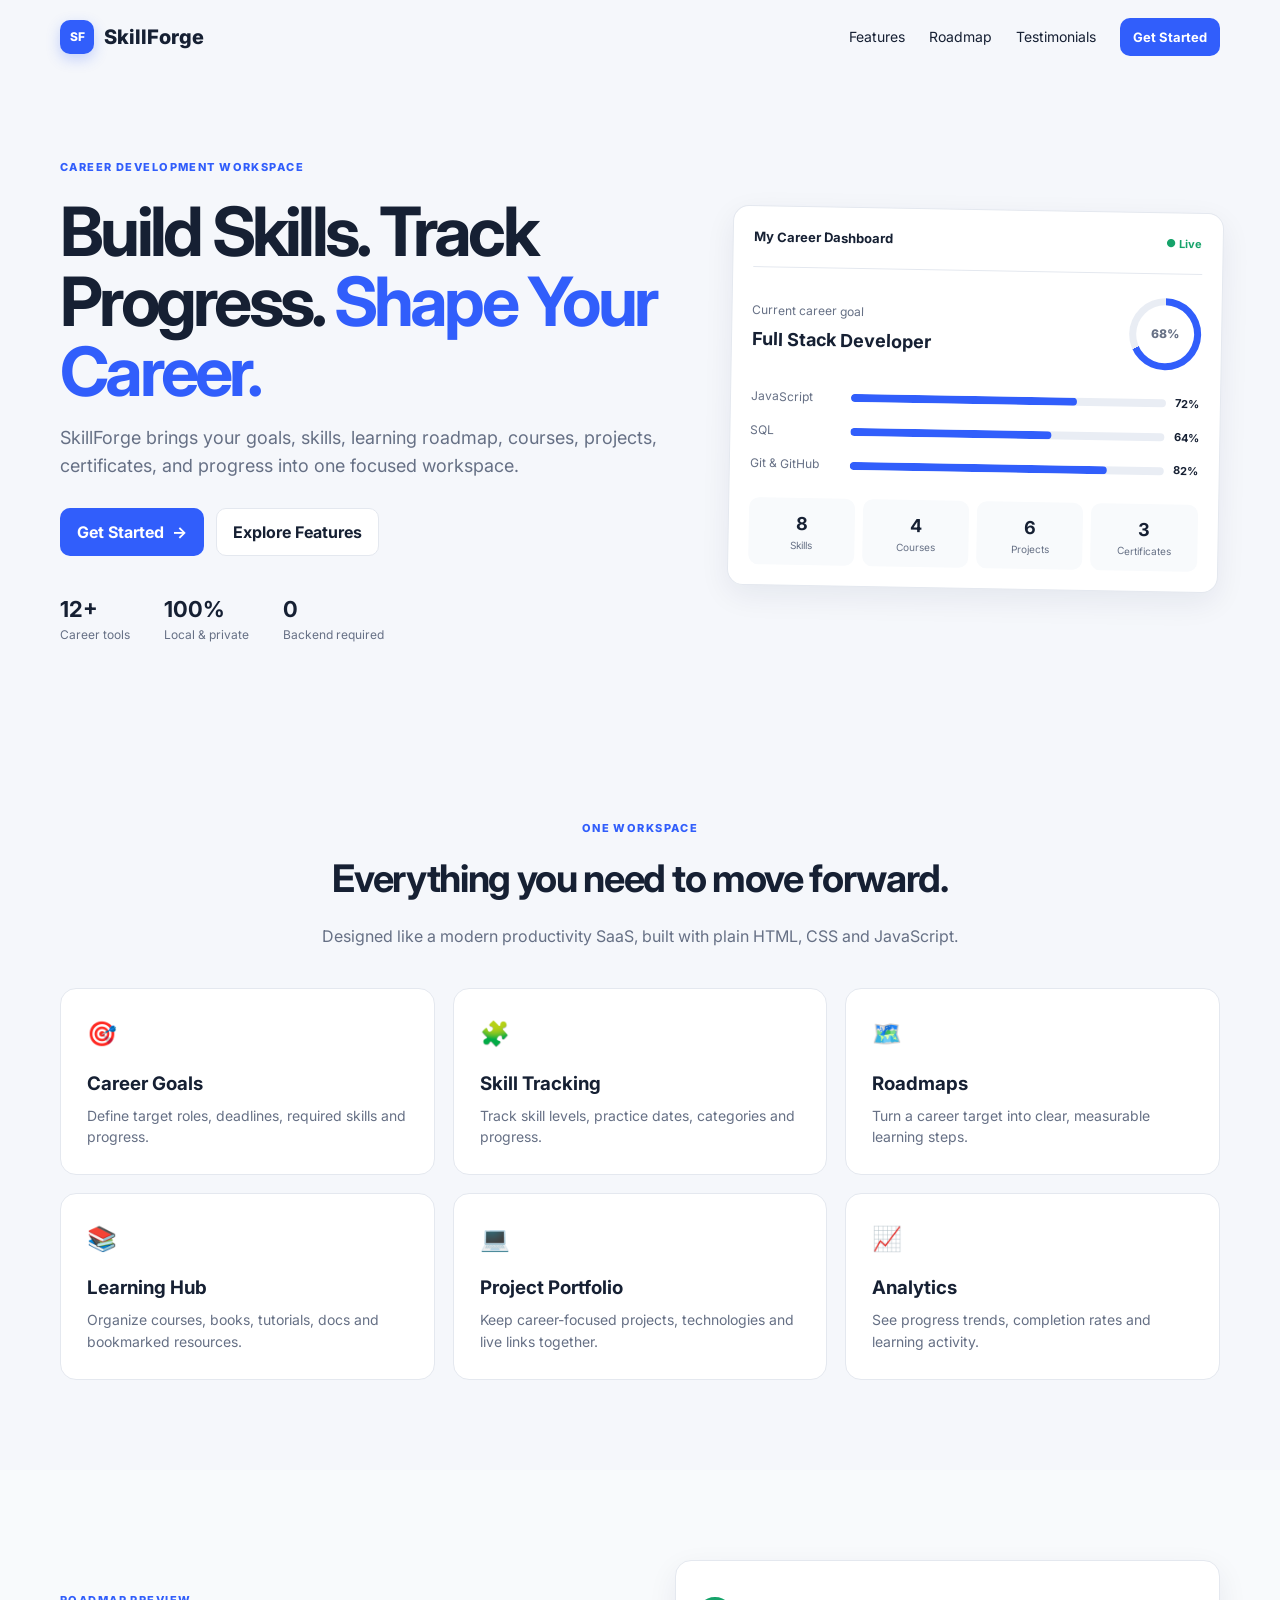
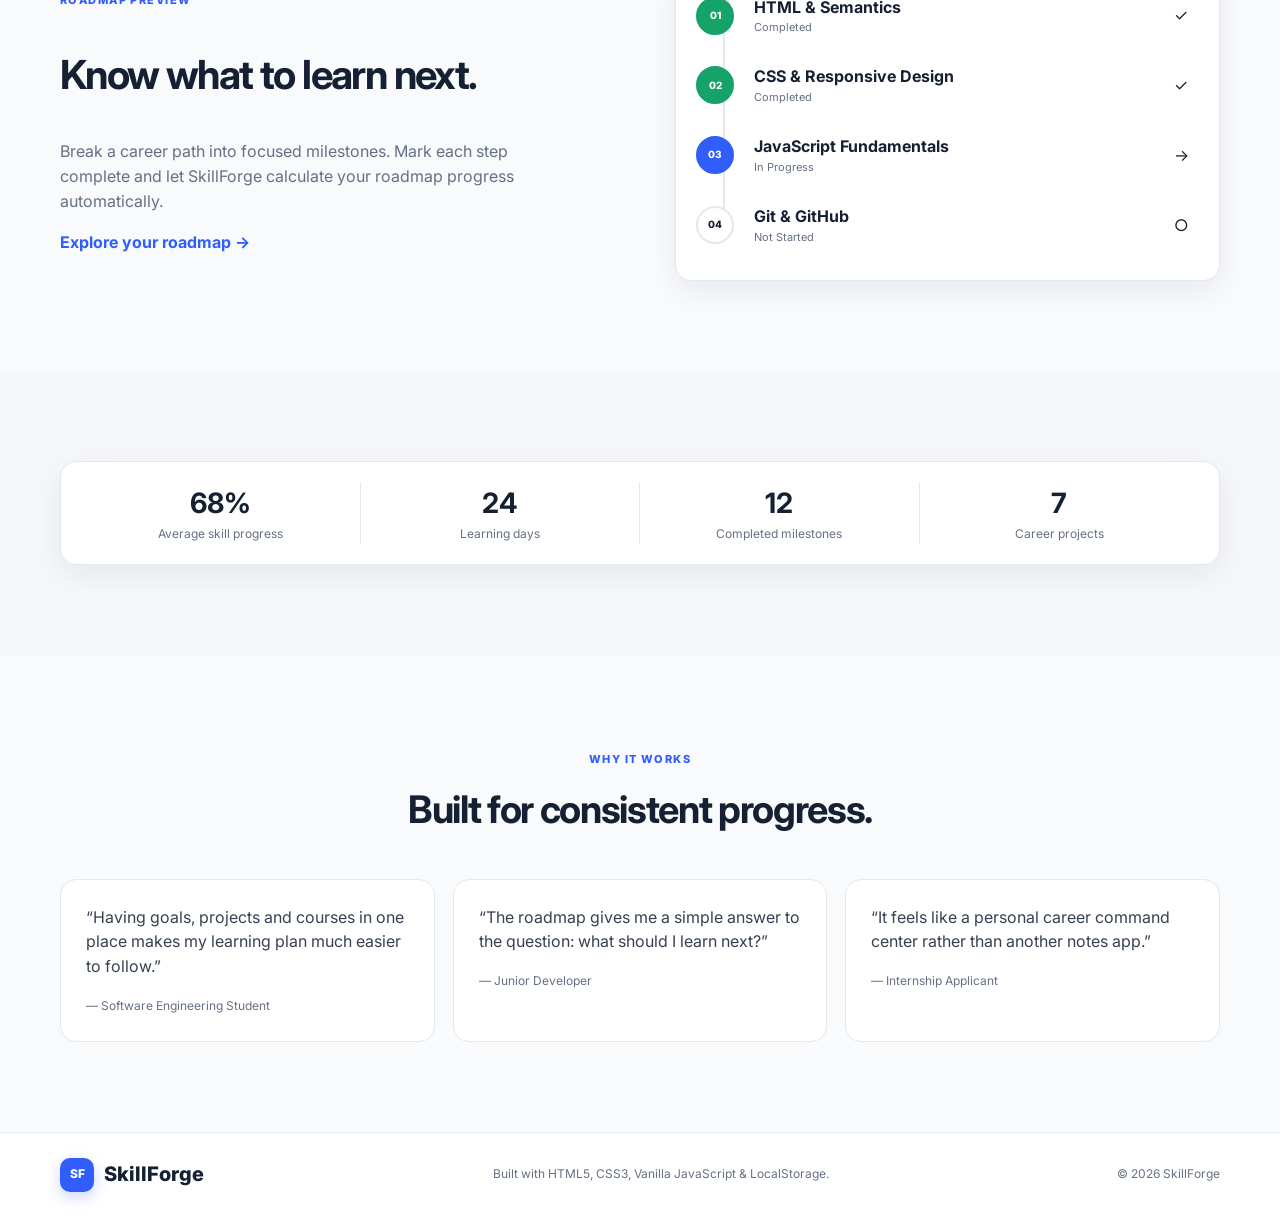
<file: index.html>
<!DOCTYPE html>
<html lang="en">
<head>
  <meta charset="UTF-8"><meta name="viewport" content="width=device-width,initial-scale=1.0">
  <meta name="description" content="SkillForge — build skills, track progress, shape your career.">
  <title>SkillForge | Career & Skill Development</title>
  <link rel="stylesheet" href="css/style.css"><link rel="stylesheet" href="css/components.css"><link rel="stylesheet" href="css/responsive.css">
</head>
<body class="landing">
<header class="landing-nav container">
  <a class="brand" href="index.html"><span class="brand-mark">SF</span><span>SkillForge</span></a>
  <nav class="landing-links"><a href="#features">Features</a><a href="#roadmap">Roadmap</a><a href="#testimonials">Testimonials</a><a class="btn btn-primary btn-sm" href="login.html">Get Started</a></nav>
  <button class="icon-btn mobile-nav-toggle" aria-label="Open menu">☰</button>
</header>
<main>
<section class="hero container">
  <div class="hero-copy">
    <span class="eyebrow">CAREER DEVELOPMENT WORKSPACE</span>
    <h1>Build Skills. Track Progress. <span class="text-accent">Shape Your Career.</span></h1>
    <p>SkillForge brings your goals, skills, learning roadmap, courses, projects, certificates, and progress into one focused workspace.</p>
    <div class="hero-actions"><a class="btn btn-primary" href="login.html">Get Started <span>→</span></a><a class="btn btn-secondary" href="#features">Explore Features</a></div>
    <div class="mini-stats"><div><strong>12+</strong><span>Career tools</span></div><div><strong>100%</strong><span>Local & private</span></div><div><strong>0</strong><span>Backend required</span></div></div>
  </div>
  <div class="hero-preview card">
    <div class="preview-top"><span>My Career Dashboard</span><span class="status-dot">● Live</span></div>
    <div class="preview-goal"><div><span>Current career goal</span><strong>Full Stack Developer</strong></div><div class="ring ring-lg" style="--value:68%"><span>68%</span></div></div>
    <div class="preview-bars">
      <div><span>JavaScript</span><div class="progress"><i style="width:72%"></i></div><b>72%</b></div>
      <div><span>SQL</span><div class="progress"><i style="width:64%"></i></div><b>64%</b></div>
      <div><span>Git & GitHub</span><div class="progress"><i style="width:82%"></i></div><b>82%</b></div>
    </div>
    <div class="preview-grid"><div><b>8</b><span>Skills</span></div><div><b>4</b><span>Courses</span></div><div><b>6</b><span>Projects</span></div><div><b>3</b><span>Certificates</span></div></div>
  </div>
</section>
<section id="features" class="section container">
  <div class="section-heading"><span class="eyebrow">ONE WORKSPACE</span><h2>Everything you need to move forward.</h2><p>Designed like a modern productivity SaaS, built with plain HTML, CSS and JavaScript.</p></div>
  <div class="feature-grid">
    <article class="feature-card"><span class="feature-icon">🎯</span><h3>Career Goals</h3><p>Define target roles, deadlines, required skills and progress.</p></article>
    <article class="feature-card"><span class="feature-icon">🧩</span><h3>Skill Tracking</h3><p>Track skill levels, practice dates, categories and progress.</p></article>
    <article class="feature-card"><span class="feature-icon">🗺️</span><h3>Roadmaps</h3><p>Turn a career target into clear, measurable learning steps.</p></article>
    <article class="feature-card"><span class="feature-icon">📚</span><h3>Learning Hub</h3><p>Organize courses, books, tutorials, docs and bookmarked resources.</p></article>
    <article class="feature-card"><span class="feature-icon">💻</span><h3>Project Portfolio</h3><p>Keep career-focused projects, technologies and live links together.</p></article>
    <article class="feature-card"><span class="feature-icon">📈</span><h3>Analytics</h3><p>See progress trends, completion rates and learning activity.</p></article>
  </div>
</section>
<section id="roadmap" class="section section-soft">
  <div class="container split-section">
    <div><span class="eyebrow">ROADMAP PREVIEW</span><h2>Know what to learn next.</h2><p>Break a career path into focused milestones. Mark each step complete and let SkillForge calculate your roadmap progress automatically.</p><a href="login.html" class="text-link">Explore your roadmap →</a></div>
    <div class="roadmap-preview card">
      <div class="roadmap-line"></div>
      <div class="road-step done"><span>01</span><div><b>HTML & Semantics</b><small>Completed</small></div>✓</div>
      <div class="road-step done"><span>02</span><div><b>CSS & Responsive Design</b><small>Completed</small></div>✓</div>
      <div class="road-step active"><span>03</span><div><b>JavaScript Fundamentals</b><small>In Progress</small></div>→</div>
      <div class="road-step"><span>04</span><div><b>Git & GitHub</b><small>Not Started</small></div>○</div>
    </div>
  </div>
</section>
<section class="section container"><div class="stats-banner card"><div><strong>68%</strong><span>Average skill progress</span></div><div><strong>24</strong><span>Learning days</span></div><div><strong>12</strong><span>Completed milestones</span></div><div><strong>7</strong><span>Career projects</span></div></div></section>
<section id="testimonials" class="section section-soft"><div class="container"><div class="section-heading"><span class="eyebrow">WHY IT WORKS</span><h2>Built for consistent progress.</h2></div><div class="testimonial-grid"><blockquote>“Having goals, projects and courses in one place makes my learning plan much easier to follow.”<cite>— Software Engineering Student</cite></blockquote><blockquote>“The roadmap gives me a simple answer to the question: what should I learn next?”<cite>— Junior Developer</cite></blockquote><blockquote>“It feels like a personal career command center rather than another notes app.”<cite>— Internship Applicant</cite></blockquote></div></div></section>
</main>
<footer class="footer"><div class="container footer-inner"><a class="brand" href="index.html"><span class="brand-mark">SF</span><span>SkillForge</span></a><span>Built with HTML5, CSS3, Vanilla JavaScript & LocalStorage.</span><span>© 2026 SkillForge</span></div></footer>
<script src="js/app.js"></script>
</body></html>
</file>
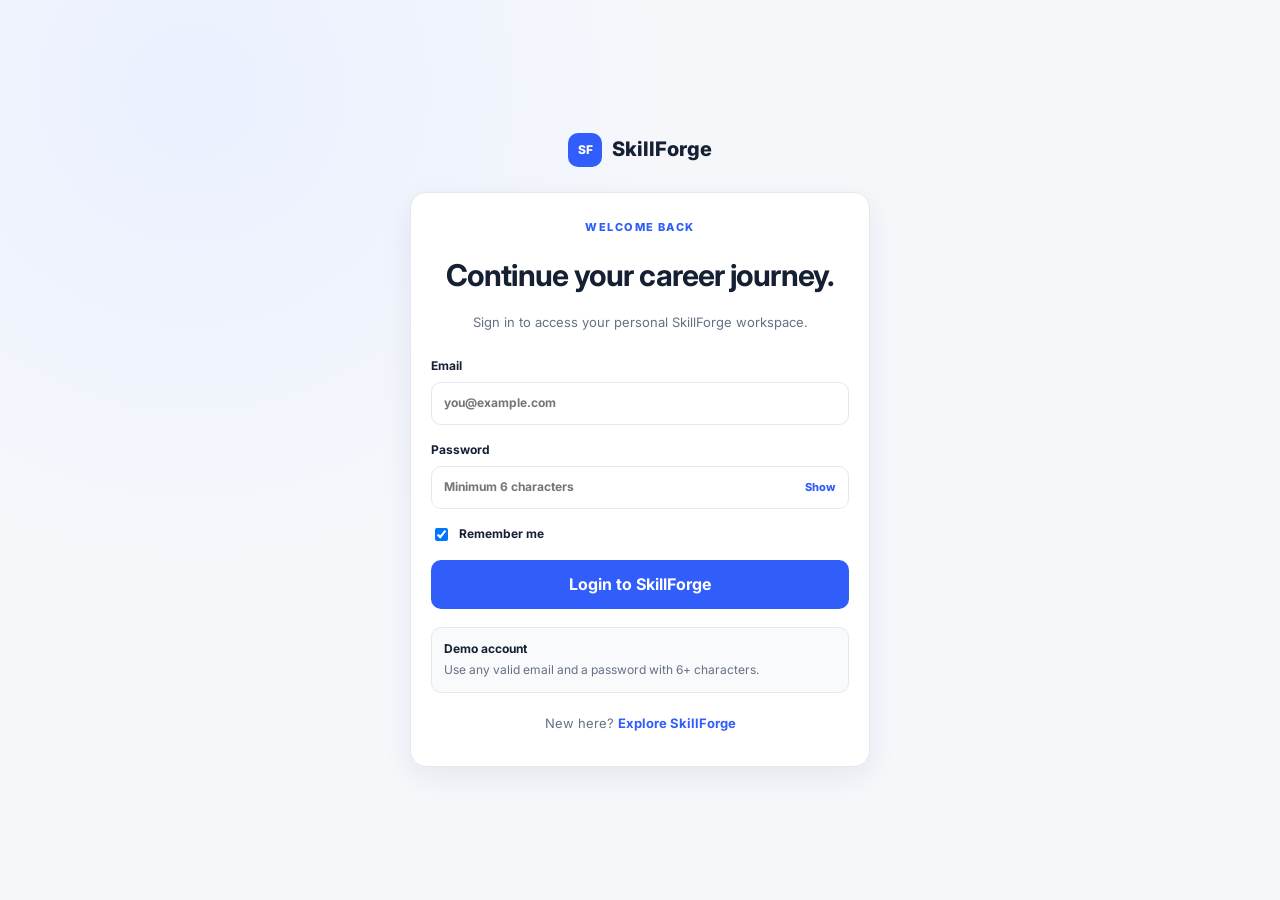
<file: analytics.html>
<!DOCTYPE html>
<html lang="en"><head><meta charset="UTF-8"><meta name="viewport" content="width=device-width,initial-scale=1.0"><meta name="description" content="SkillForge Progress Analytics"><title>Progress Analytics | SkillForge</title><link rel="stylesheet" href="css/style.css"><link rel="stylesheet" href="css/components.css"><link rel="stylesheet" href="css/responsive.css"></head>
<body data-page="analytics">
<div id="appShell" class="app-shell">
<aside id="sidebar" class="sidebar"></aside>
<div class="app-main"><header class="topbar"><button id="sidebarToggle" class="icon-btn" aria-label="Toggle sidebar">☰</button><div class="topbar-title"><span class="eyebrow">SKILLFORGE WORKSPACE</span><h1>Progress Analytics</h1></div><div class="topbar-actions"><button id="themeButton" class="icon-btn" title="Toggle theme">☾</button><button id="logoutButton" class="btn btn-secondary btn-sm">Logout</button></div></header>
<main class="content"><div class="page-intro"><div><h2>Progress Analytics</h2><p>Understand your learning patterns and completion trends.</p></div></div><div id="analyticsStats" class="stats-grid"></div><div class="analytics-grid"><div class="card"><div class="card-heading"><div><h3>Skill Distribution</h3><p>Progress across your current skills.</p></div></div><div id="analyticsSkills" class="bar-chart"></div></div><div class="card"><div class="card-heading"><div><h3>Completion Overview</h3><p>Courses, projects and roadmap milestones.</p></div></div><div id="completionChart" class="donut-grid"></div></div></div><div class="card"><div class="card-heading"><div><h3>Learning Activity</h3><p>Last 14 days of recorded learning activity.</p></div></div><div id="activityChart" class="activity-chart"></div></div></main>
<footer class="app-footer">SkillForge • Local-first career development workspace</footer></div></div>
<div id="toastContainer" class="toast-container"></div>
<script src="js/app.js"></script><script src="js/analytics.js"></script></body></html>
</file>
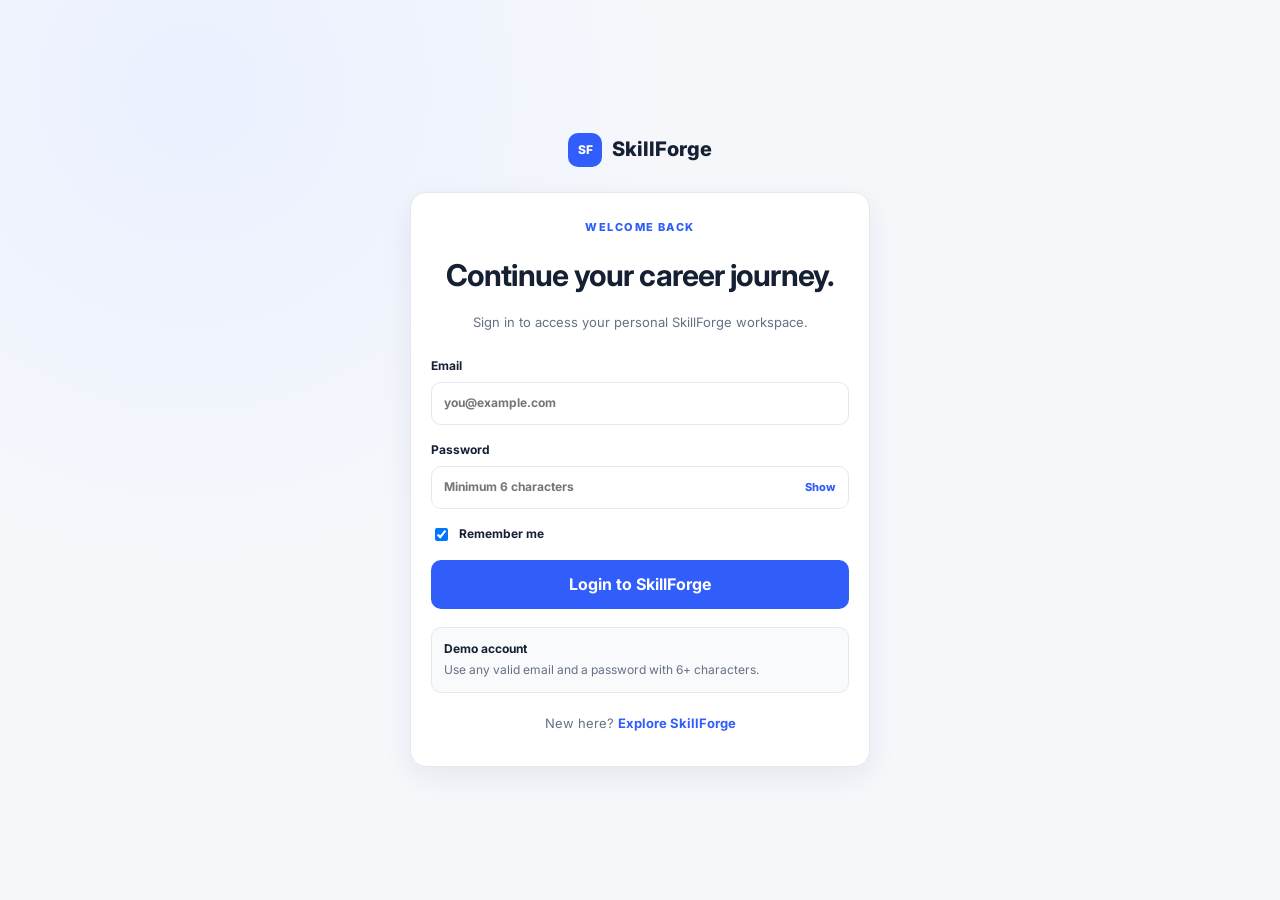
<file: certificates.html>
<!DOCTYPE html>
<html lang="en"><head><meta charset="UTF-8"><meta name="viewport" content="width=device-width,initial-scale=1.0"><meta name="description" content="SkillForge Certificates"><title>Certificates | SkillForge</title><link rel="stylesheet" href="css/style.css"><link rel="stylesheet" href="css/components.css"><link rel="stylesheet" href="css/responsive.css"></head>
<body data-page="certificates">
<div id="appShell" class="app-shell">
<aside id="sidebar" class="sidebar"></aside>
<div class="app-main"><header class="topbar"><button id="sidebarToggle" class="icon-btn" aria-label="Toggle sidebar">☰</button><div class="topbar-title"><span class="eyebrow">SKILLFORGE WORKSPACE</span><h1>Certificates</h1></div><div class="topbar-actions"><button id="themeButton" class="icon-btn" title="Toggle theme">☾</button><button id="logoutButton" class="btn btn-secondary btn-sm">Logout</button></div></header>
<main class="content"><div class="page-intro"><div><h2>Certificates</h2><p>Keep your professional credentials organized and ready to share.</p></div></div><div class="toolbar card"><div class="search-box"><span>⌕</span><input id="certificateSearch" placeholder="Search certificates..."></div><input id="certificateCategoryFilter" placeholder="Filter category"><button class="btn btn-primary" data-modal="certificateModal">+ Add Certificate</button></div><div id="certificatesList" class="card-grid"></div>
<div id="certificateModal" class="modal"><div class="modal-card"><button class="modal-close">×</button><h2>Add Certificate</h2><form id="certificateForm" class="form-grid"><input type="hidden" id="certificateId"><label>Certificate name<input id="certificateName" required></label><label>Platform<input id="certificatePlatform" required></label><label>Issuer<input id="certificateIssuer"></label><label>Issue date<input id="certificateDate" type="date"></label><label>Credential ID<input id="certificateCredential"></label><label>Credential URL<input id="certificateUrl" type="url"></label><label class="full">Skill / category<input id="certificateCategory"></label><div class="form-actions"><button type="button" class="btn btn-secondary modal-cancel">Cancel</button><button class="btn btn-primary">Save Certificate</button></div></form></div></div></main>
<footer class="app-footer">SkillForge • Local-first career development workspace</footer></div></div>
<div id="toastContainer" class="toast-container"></div>
<script src="js/app.js"></script><script src="js/certificates.js"></script></body></html>
</file>
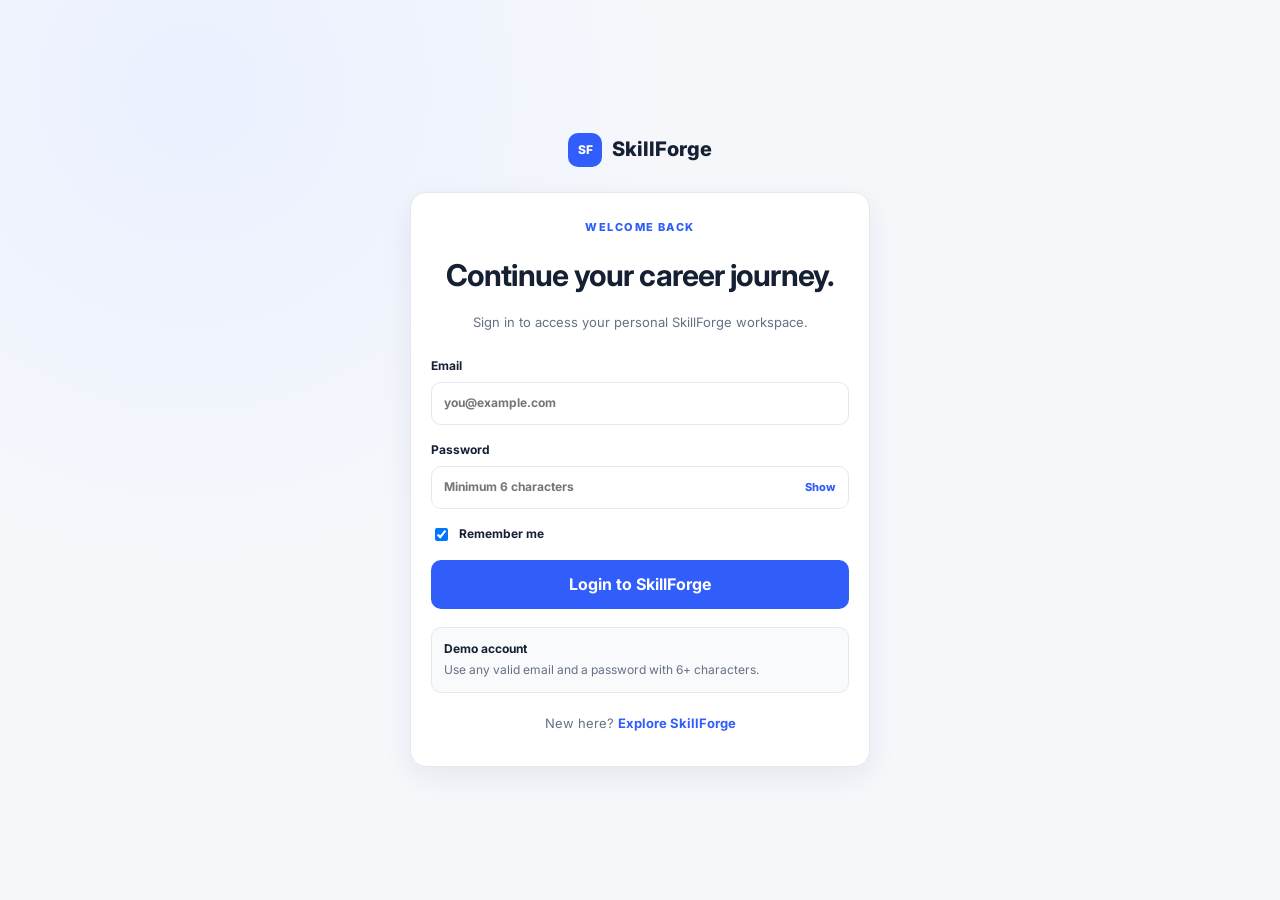
<file: courses.html>
<!DOCTYPE html>
<html lang="en"><head><meta charset="UTF-8"><meta name="viewport" content="width=device-width,initial-scale=1.0"><meta name="description" content="SkillForge Courses"><title>Courses | SkillForge</title><link rel="stylesheet" href="css/style.css"><link rel="stylesheet" href="css/components.css"><link rel="stylesheet" href="css/responsive.css"></head>
<body data-page="courses">
<div id="appShell" class="app-shell">
<aside id="sidebar" class="sidebar"></aside>
<div class="app-main"><header class="topbar"><button id="sidebarToggle" class="icon-btn" aria-label="Toggle sidebar">☰</button><div class="topbar-title"><span class="eyebrow">SKILLFORGE WORKSPACE</span><h1>Courses</h1></div><div class="topbar-actions"><button id="themeButton" class="icon-btn" title="Toggle theme">☾</button><button id="logoutButton" class="btn btn-secondary btn-sm">Logout</button></div></header>
<main class="content"><div class="page-intro"><div><h2>Courses</h2><p>Track structured learning from start to completion.</p></div></div><div class="toolbar card"><div class="search-box"><span>⌕</span><input id="courseSearch" placeholder="Search courses..."></div><select id="courseStatusFilter"><option value="">All statuses</option><option>Not Started</option><option>In Progress</option><option>Completed</option></select><select id="courseSort"><option value="progress">Progress</option><option value="title">Title A → Z</option><option value="date">Target date</option></select><button class="btn btn-primary" data-modal="courseModal">+ Add Course</button></div><div id="coursesList" class="card-grid"></div>
<div id="courseModal" class="modal"><div class="modal-card"><button class="modal-close">×</button><h2>Add Course</h2><form id="courseForm" class="form-grid"><input type="hidden" id="courseId"><label>Course title<input id="courseTitle" required></label><label>Platform<input id="coursePlatform" required></label><label>Instructor<input id="courseInstructor"></label><label>Category<input id="courseCategory" placeholder="Web Development"></label><label>Start date<input id="courseStart" type="date"></label><label>Target completion<input id="courseTarget" type="date"></label><label>Progress %<input id="courseProgress" type="number" min="0" max="100" value="0"></label><label>Status<select id="courseStatus"><option>Not Started</option><option>In Progress</option><option>Completed</option></select></label><div class="form-actions"><button type="button" class="btn btn-secondary modal-cancel">Cancel</button><button class="btn btn-primary">Save Course</button></div></form></div></div></main>
<footer class="app-footer">SkillForge • Local-first career development workspace</footer></div></div>
<div id="toastContainer" class="toast-container"></div>
<script src="js/app.js"></script><script src="js/courses.js"></script></body></html>
</file>
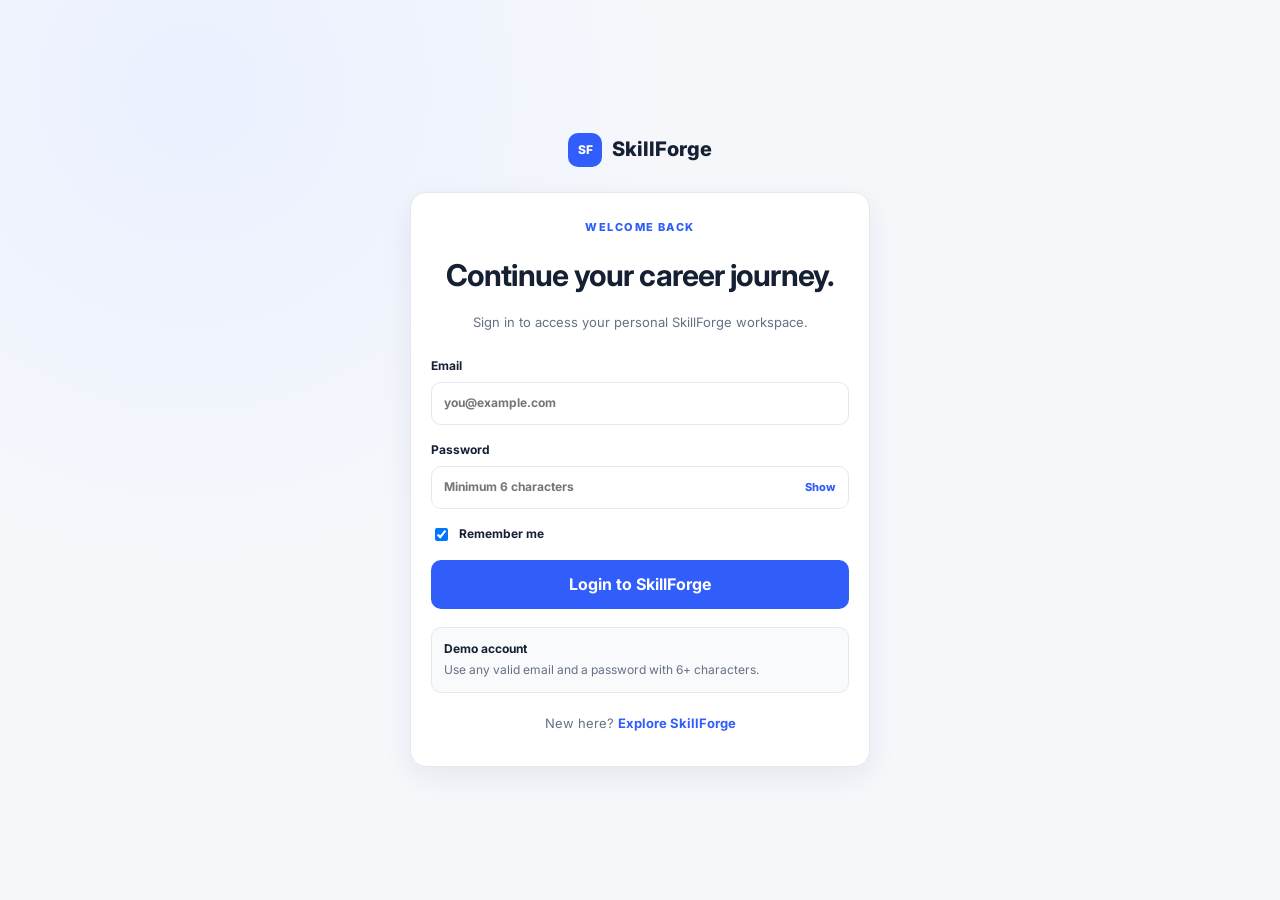
<file: dashboard.html>
<!DOCTYPE html>
<html lang="en"><head><meta charset="UTF-8"><meta name="viewport" content="width=device-width,initial-scale=1.0"><meta name="description" content="SkillForge Dashboard"><title>Dashboard | SkillForge</title><link rel="stylesheet" href="css/style.css"><link rel="stylesheet" href="css/components.css"><link rel="stylesheet" href="css/responsive.css"></head>
<body data-page="dashboard">
<div id="appShell" class="app-shell">
<aside id="sidebar" class="sidebar"></aside>
<div class="app-main"><header class="topbar"><button id="sidebarToggle" class="icon-btn" aria-label="Toggle sidebar">☰</button><div class="topbar-title"><span class="eyebrow">SKILLFORGE WORKSPACE</span><h1>Dashboard</h1></div><div class="topbar-actions"><button id="themeButton" class="icon-btn" title="Toggle theme">☾</button><button id="logoutButton" class="btn btn-secondary btn-sm">Logout</button></div></header>
<main class="content"><div class="page-intro"><div><h2>Dashboard</h2><p>Your career command center.</p></div></div><section class="page-grid">
<div class="card welcome-card"><div><span class="eyebrow">YOUR WORKSPACE</span><h2 id="welcomeName">Welcome back!</h2><p id="welcomeText">Keep your momentum going. Small consistent actions compound into career progress.</p></div><a class="btn btn-primary" href="goals.html">Set a Goal</a></div>
<div class="stats-grid" id="dashboardStats"></div>
<div class="card chart-card"><div class="card-heading"><div><h3>Skill Progress</h3><p>Your current skill development snapshot.</p></div><a href="skills.html" class="text-link">Manage skills →</a></div><div id="skillBars" class="skill-bars"></div></div>
<div class="two-col"><div class="card"><div class="card-heading"><div><h3>Career Goal</h3><p>Your active target.</p></div><a href="goals.html" class="icon-btn">↗</a></div><div id="activeGoal"></div></div><div class="card"><div class="card-heading"><div><h3>Weekly Goal</h3><p>This week's focus.</p></div><a href="goals.html" class="icon-btn">↗</a></div><div id="weeklyGoal"></div></div></div>
<div class="card"><div class="card-heading"><div><h3>Recent Activity</h3><p>Latest updates across your workspace.</p></div><a href="analytics.html" class="text-link">View analytics →</a></div><div id="recentActivity" class="activity-list"></div></div>
</section></main>
<footer class="app-footer">SkillForge • Local-first career development workspace</footer></div></div>
<div id="toastContainer" class="toast-container"></div>
<script src="js/app.js"></script><script src="js/dashboard.js"></script></body></html>
</file>
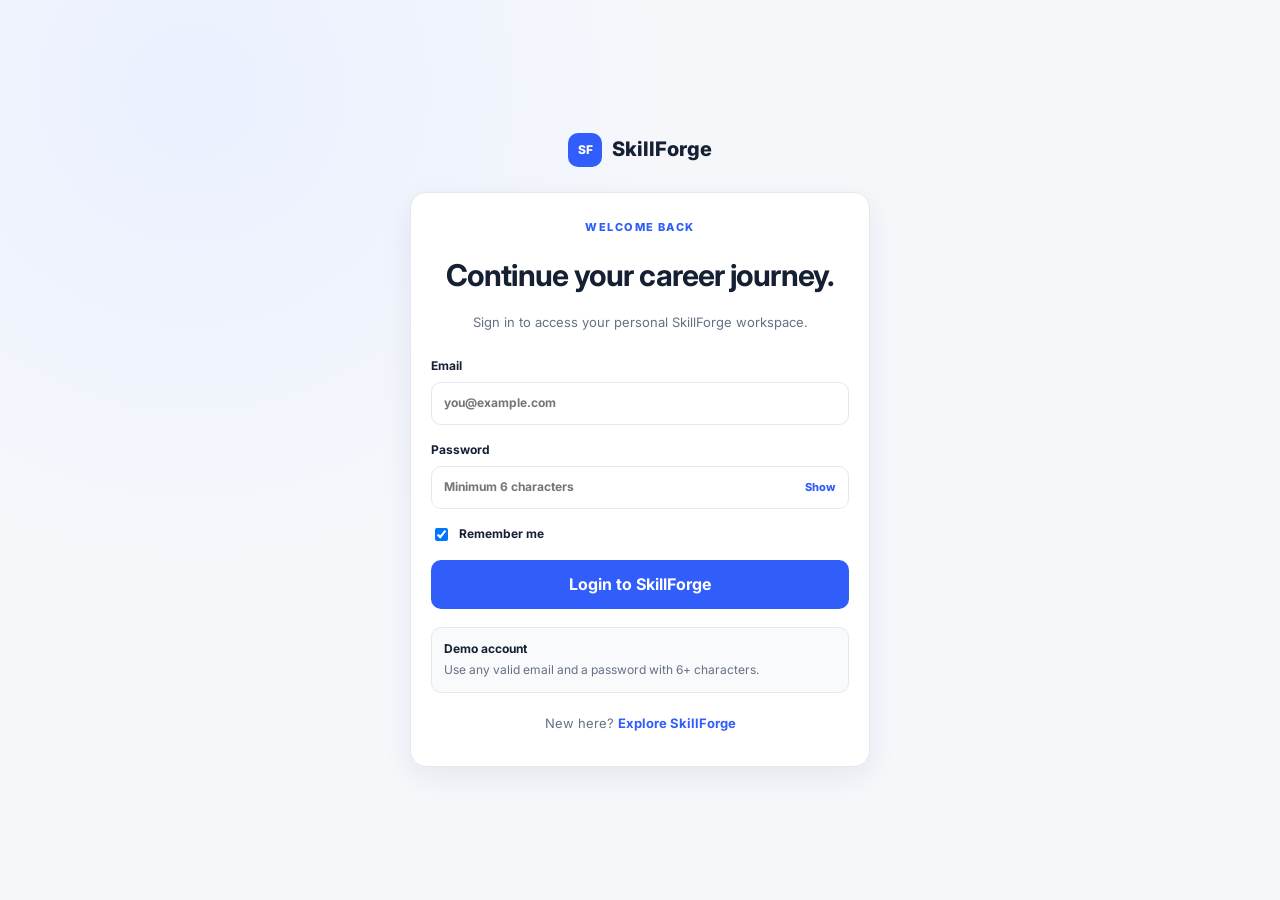
<file: goals.html>
<!DOCTYPE html>
<html lang="en"><head><meta charset="UTF-8"><meta name="viewport" content="width=device-width,initial-scale=1.0"><meta name="description" content="SkillForge Goals"><title>Goals | SkillForge</title><link rel="stylesheet" href="css/style.css"><link rel="stylesheet" href="css/components.css"><link rel="stylesheet" href="css/responsive.css"></head>
<body data-page="goals">
<div id="appShell" class="app-shell">
<aside id="sidebar" class="sidebar"></aside>
<div class="app-main"><header class="topbar"><button id="sidebarToggle" class="icon-btn" aria-label="Toggle sidebar">☰</button><div class="topbar-title"><span class="eyebrow">SKILLFORGE WORKSPACE</span><h1>Goals</h1></div><div class="topbar-actions"><button id="themeButton" class="icon-btn" title="Toggle theme">☾</button><button id="logoutButton" class="btn btn-secondary btn-sm">Logout</button></div></header>
<main class="content"><div class="page-intro"><div><h2>Goals</h2><p>Set daily, weekly, monthly and career goals, then keep them moving.</p></div></div><div class="toolbar card"><div class="search-box"><span>⌕</span><input id="goalSearch" placeholder="Search goals..."></div><select id="goalTypeFilter"><option value="">All types</option><option>Daily</option><option>Weekly</option><option>Monthly</option><option>Career</option></select><select id="goalStatusFilter"><option value="">All statuses</option><option>Active</option><option>Completed</option></select><button class="btn btn-primary" data-modal="goalModal">+ Add Goal</button></div><div id="goalsList" class="card-grid"></div>
<div id="goalModal" class="modal"><div class="modal-card"><button class="modal-close">×</button><h2>Add Goal</h2><form id="goalForm" class="form-grid"><input type="hidden" id="goalId"><label>Title<input id="goalTitle" required></label><label>Type<select id="goalType"><option>Daily</option><option>Weekly</option><option>Monthly</option><option>Career</option></select></label><label>Deadline<input id="goalDeadline" type="date" required></label><label>Priority<select id="goalPriority"><option>Low</option><option>Medium</option><option>High</option></select></label><label>Progress %<input id="goalProgress" type="number" min="0" max="100" value="0"></label><label>Status<select id="goalStatus"><option>Active</option><option>Completed</option></select></label><div class="form-actions"><button type="button" class="btn btn-secondary modal-cancel">Cancel</button><button class="btn btn-primary">Save Goal</button></div></form></div></div></main>
<footer class="app-footer">SkillForge • Local-first career development workspace</footer></div></div>
<div id="toastContainer" class="toast-container"></div>
<script src="js/app.js"></script><script src="js/goals.js"></script></body></html>
</file>
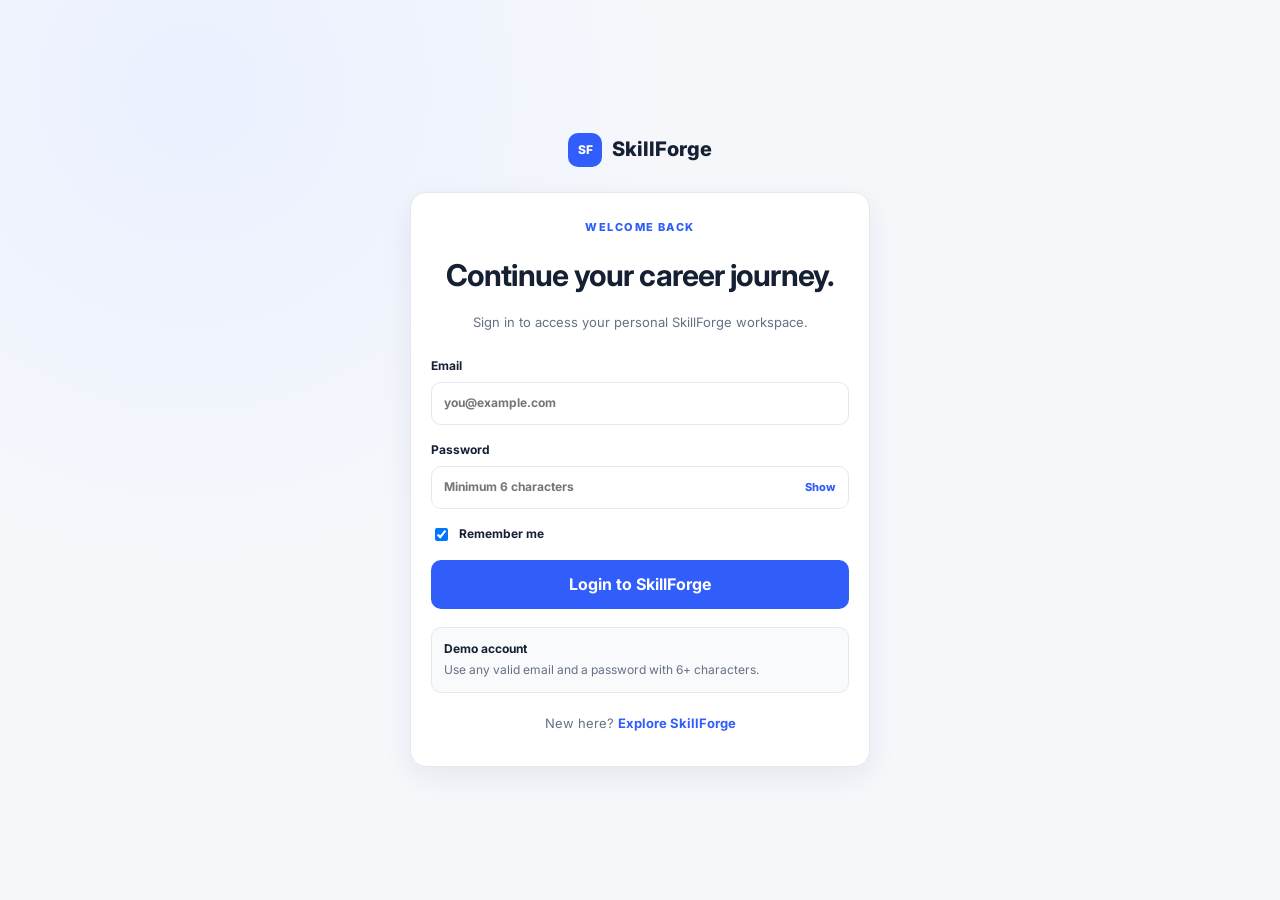
<file: login.html>
<!DOCTYPE html>
<html lang="en"><head><meta charset="UTF-8"><meta name="viewport" content="width=device-width,initial-scale=1.0"><title>Login | SkillForge</title><link rel="stylesheet" href="css/style.css"><link rel="stylesheet" href="css/components.css"><link rel="stylesheet" href="css/responsive.css"></head>
<body class="auth-page">
<div class="auth-shell"><a class="brand auth-brand" href="index.html"><span class="brand-mark">SF</span><span>SkillForge</span></a>
<div class="auth-card card"><div class="auth-header"><span class="eyebrow">WELCOME BACK</span><h1>Continue your career journey.</h1><p>Sign in to access your personal SkillForge workspace.</p></div>
<form id="loginForm" class="form-stack"><label>Email<input id="loginEmail" type="email" placeholder="you@example.com" required></label><label>Password<div class="password-wrap"><input id="loginPassword" type="password" placeholder="Minimum 6 characters" minlength="6" required><button type="button" class="password-toggle" data-target="loginPassword">Show</button></div></label><label class="check-row"><input id="rememberMe" type="checkbox" checked><span>Remember me</span></label><button class="btn btn-primary btn-block" type="submit">Login to SkillForge</button></form>
<div class="demo-box"><b>Demo account</b><span>Use any valid email and a password with 6+ characters.</span></div><p class="auth-foot">New here? <a href="index.html">Explore SkillForge</a></p></div></div>
<script src="js/app.js"></script><script src="js/auth.js"></script></body></html>
</file>
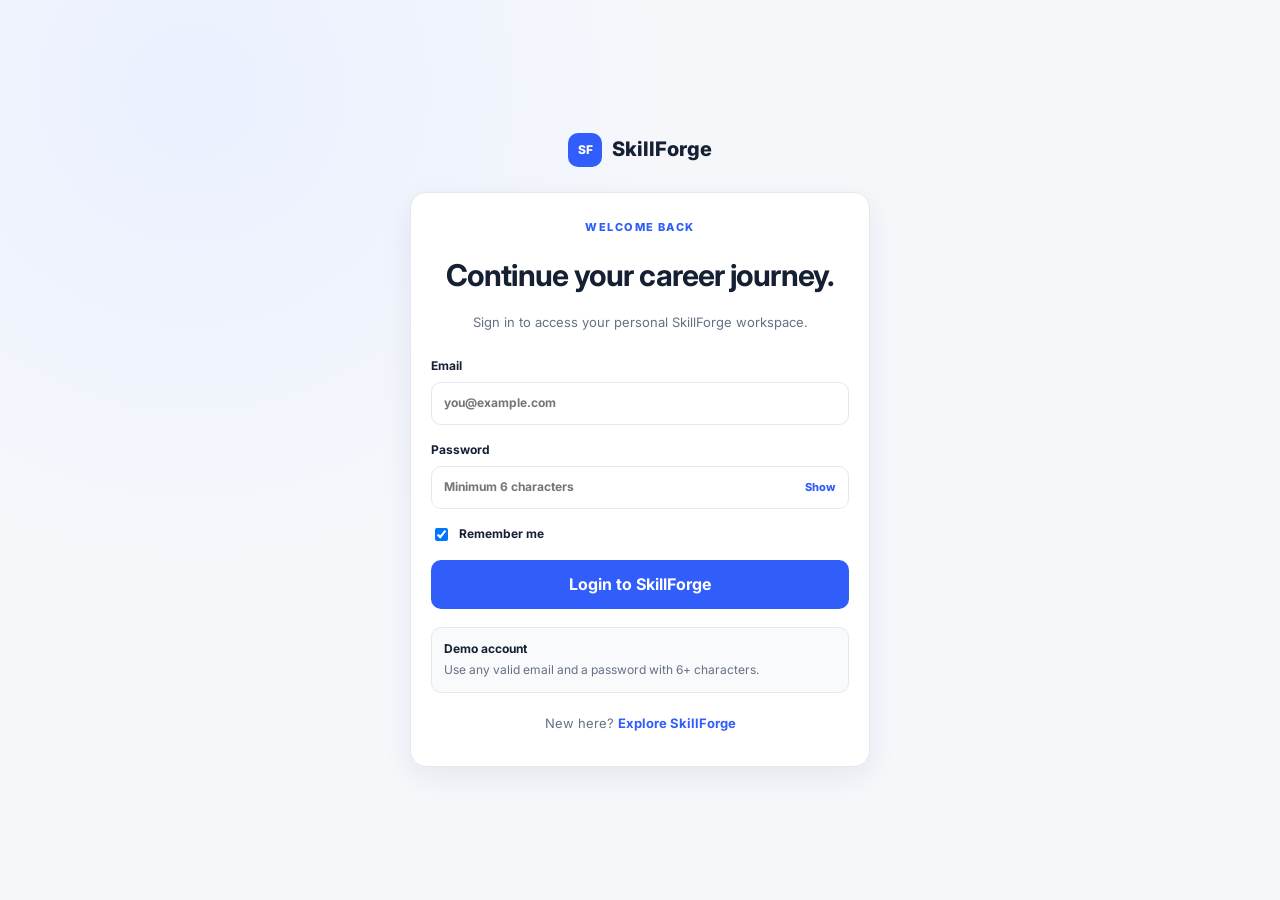
<file: profile.html>
<!DOCTYPE html>
<html lang="en"><head><meta charset="UTF-8"><meta name="viewport" content="width=device-width,initial-scale=1.0"><meta name="description" content="SkillForge Profile"><title>Profile | SkillForge</title><link rel="stylesheet" href="css/style.css"><link rel="stylesheet" href="css/components.css"><link rel="stylesheet" href="css/responsive.css"></head>
<body data-page="profile">
<div id="appShell" class="app-shell">
<aside id="sidebar" class="sidebar"></aside>
<div class="app-main"><header class="topbar"><button id="sidebarToggle" class="icon-btn" aria-label="Toggle sidebar">☰</button><div class="topbar-title"><span class="eyebrow">SKILLFORGE WORKSPACE</span><h1>Profile</h1></div><div class="topbar-actions"><button id="themeButton" class="icon-btn" title="Toggle theme">☾</button><button id="logoutButton" class="btn btn-secondary btn-sm">Logout</button></div></header>
<main class="content"><div class="page-intro"><div><h2>Profile</h2><p>Build a professional profile that represents your career direction.</p></div></div><div class="profile-layout"><div class="card profile-card"><div class="avatar-xl" id="profileAvatar">NT</div><h2 id="profileDisplayName">Your Name</h2><p id="profileCareer">Software Engineering Student</p><div class="profile-links"><span id="profileGithub">GitHub</span><span id="profileLinkedin">LinkedIn</span></div></div><div class="card"><div class="card-heading"><div><h3>Profile Information</h3><p>Stored locally in your browser.</p></div></div><form id="profileForm" class="form-grid"><label>Name<input id="profileName" required></label><label>University<input id="profileUniversity"></label><label>Department<input id="profileDepartment"></label><label>Semester<input id="profileSemester"></label><label>Career goal<input id="profileCareerGoal"></label><label>GitHub URL<input id="profileGithubInput" type="url"></label><label>LinkedIn URL<input id="profileLinkedinInput" type="url"></label><label class="full">Bio<textarea id="profileBio" rows="5"></textarea></label><label class="full">Skills (comma separated)<input id="profileSkills"></label><div class="form-actions"><button class="btn btn-primary">Save Profile</button></div></form></div></div></main>
<footer class="app-footer">SkillForge • Local-first career development workspace</footer></div></div>
<div id="toastContainer" class="toast-container"></div>
<script src="js/app.js"></script></body></html>
</file>
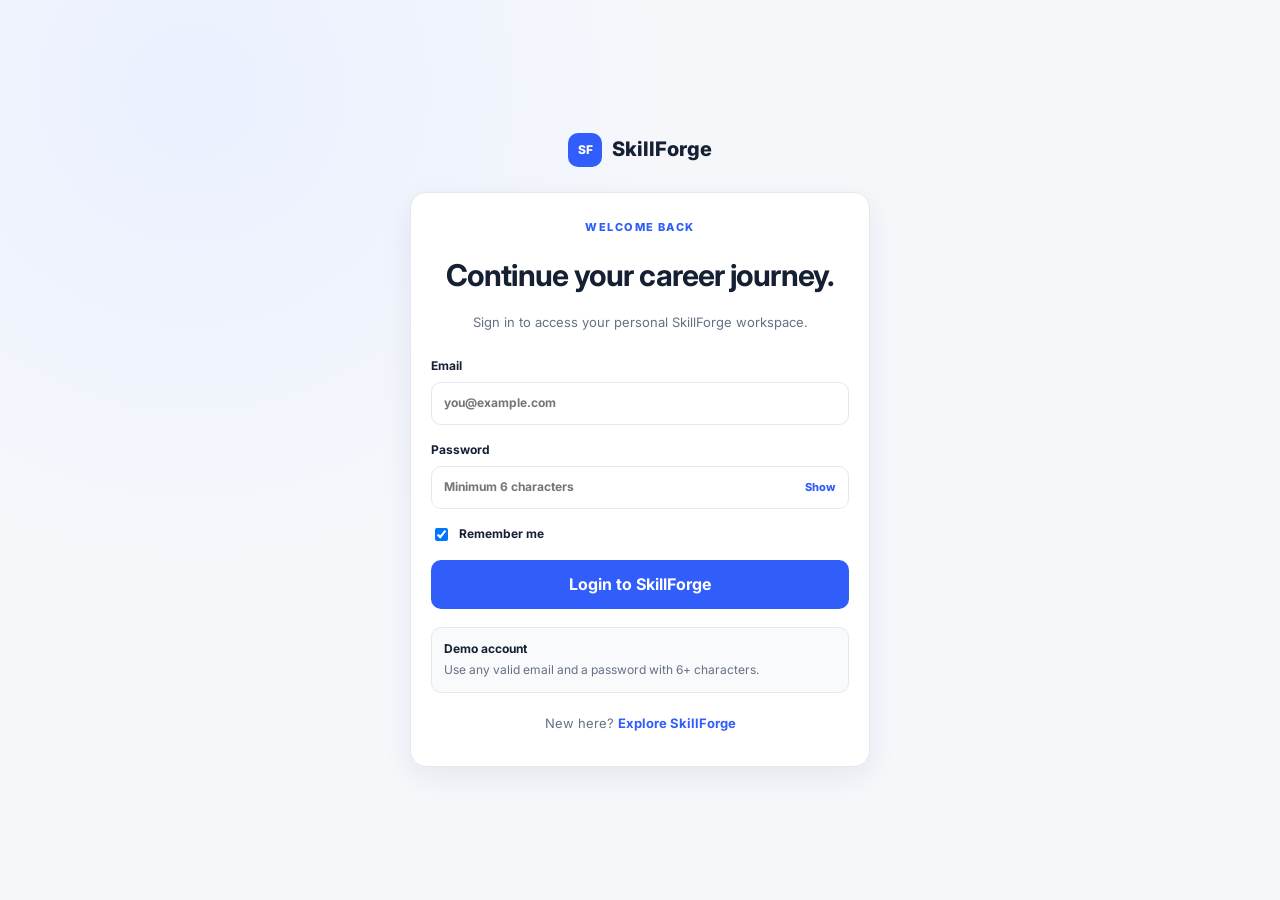
<file: projects.html>
<!DOCTYPE html>
<html lang="en"><head><meta charset="UTF-8"><meta name="viewport" content="width=device-width,initial-scale=1.0"><meta name="description" content="SkillForge Projects"><title>Projects | SkillForge</title><link rel="stylesheet" href="css/style.css"><link rel="stylesheet" href="css/components.css"><link rel="stylesheet" href="css/responsive.css"></head>
<body data-page="projects">
<div id="appShell" class="app-shell">
<aside id="sidebar" class="sidebar"></aside>
<div class="app-main"><header class="topbar"><button id="sidebarToggle" class="icon-btn" aria-label="Toggle sidebar">☰</button><div class="topbar-title"><span class="eyebrow">SKILLFORGE WORKSPACE</span><h1>Projects</h1></div><div class="topbar-actions"><button id="themeButton" class="icon-btn" title="Toggle theme">☾</button><button id="logoutButton" class="btn btn-secondary btn-sm">Logout</button></div></header>
<main class="content"><div class="page-intro"><div><h2>Projects</h2><p>Turn learning into portfolio evidence with projects you can show.</p></div></div><div class="toolbar card"><div class="search-box"><span>⌕</span><input id="projectSearch" placeholder="Search projects..."></div><select id="projectStatusFilter"><option value="">All statuses</option><option>Planning</option><option>In Progress</option><option>Completed</option></select><button class="btn btn-primary" data-modal="projectModal">+ Add Project</button></div><div id="projectsList" class="card-grid"></div>
<div id="projectModal" class="modal"><div class="modal-card"><button class="modal-close">×</button><h2>Add Project</h2><form id="projectForm" class="form-grid"><input type="hidden" id="projectId"><label>Project name<input id="projectName" required></label><label>Technology used<input id="projectTech" placeholder="HTML, CSS, JavaScript"></label><label>Status<select id="projectStatus"><option>Planning</option><option>In Progress</option><option>Completed</option></select></label><label>Start date<input id="projectStart" type="date"></label><label>Completion date<input id="projectCompletion" type="date"></label><label>GitHub URL<input id="projectGithub" type="url" placeholder="https://github.com/..."></label><label>Live demo URL<input id="projectLive" type="url" placeholder="https://..."></label><label class="full">Description<textarea id="projectDescription" rows="3"></textarea></label><div class="form-actions"><button type="button" class="btn btn-secondary modal-cancel">Cancel</button><button class="btn btn-primary">Save Project</button></div></form></div></div></main>
<footer class="app-footer">SkillForge • Local-first career development workspace</footer></div></div>
<div id="toastContainer" class="toast-container"></div>
<script src="js/app.js"></script><script src="js/projects.js"></script></body></html>
</file>
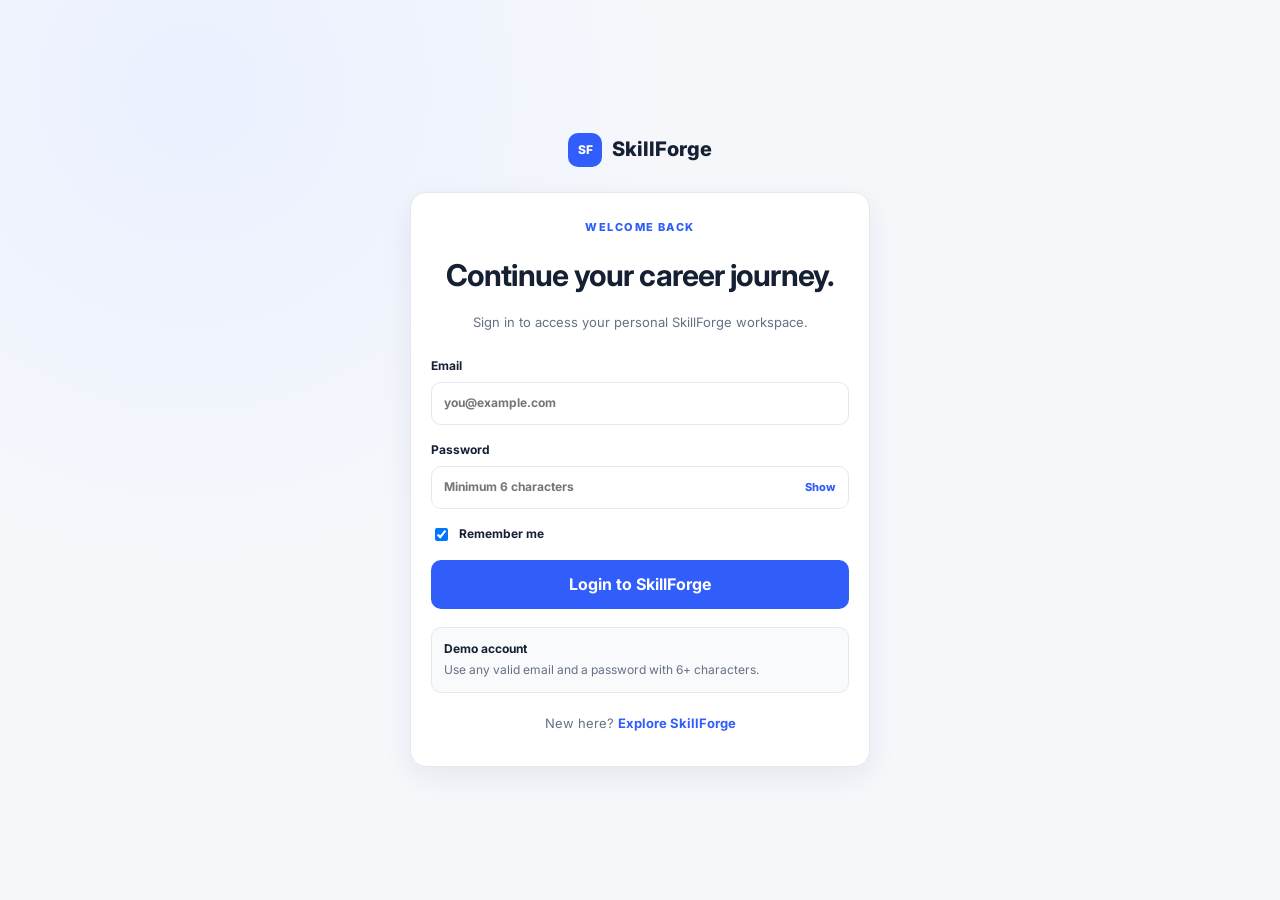
<file: resources.html>
<!DOCTYPE html>
<html lang="en"><head><meta charset="UTF-8"><meta name="viewport" content="width=device-width,initial-scale=1.0"><meta name="description" content="SkillForge Learning Resources"><title>Learning Resources | SkillForge</title><link rel="stylesheet" href="css/style.css"><link rel="stylesheet" href="css/components.css"><link rel="stylesheet" href="css/responsive.css"></head>
<body data-page="resources">
<div id="appShell" class="app-shell">
<aside id="sidebar" class="sidebar"></aside>
<div class="app-main"><header class="topbar"><button id="sidebarToggle" class="icon-btn" aria-label="Toggle sidebar">☰</button><div class="topbar-title"><span class="eyebrow">SKILLFORGE WORKSPACE</span><h1>Learning Resources</h1></div><div class="topbar-actions"><button id="themeButton" class="icon-btn" title="Toggle theme">☾</button><button id="logoutButton" class="btn btn-secondary btn-sm">Logout</button></div></header>
<main class="content"><div class="page-intro"><div><h2>Learning Resources</h2><p>Keep useful tutorials, documentation, books and practice links in one library.</p></div></div><div class="toolbar card"><div class="search-box"><span>⌕</span><input id="resourceSearch" placeholder="Search resources..."></div><select id="resourceTypeFilter"><option value="">All types</option><option>Website</option><option>YouTube</option><option>Documentation</option><option>Book</option><option>Article</option><option>Practice</option></select><button class="btn btn-primary" data-modal="resourceModal">+ Add Resource</button></div><div id="resourcesList" class="card-grid"></div>
<div id="resourceModal" class="modal"><div class="modal-card"><button class="modal-close">×</button><h2>Add Resource</h2><form id="resourceForm" class="form-grid"><input type="hidden" id="resourceId"><label>Title<input id="resourceTitle" required></label><label>Type<select id="resourceType"><option>Website</option><option>YouTube</option><option>Documentation</option><option>Book</option><option>Article</option><option>Practice</option></select></label><label>Category<input id="resourceCategory" required></label><label>URL<input id="resourceUrl" type="url" placeholder="https://..." required></label><label class="full">Description<textarea id="resourceDescription" rows="3"></textarea></label><div class="form-actions"><button type="button" class="btn btn-secondary modal-cancel">Cancel</button><button class="btn btn-primary">Save Resource</button></div></form></div></div></main>
<footer class="app-footer">SkillForge • Local-first career development workspace</footer></div></div>
<div id="toastContainer" class="toast-container"></div>
<script src="js/app.js"></script><script src="js/resources.js"></script></body></html>
</file>
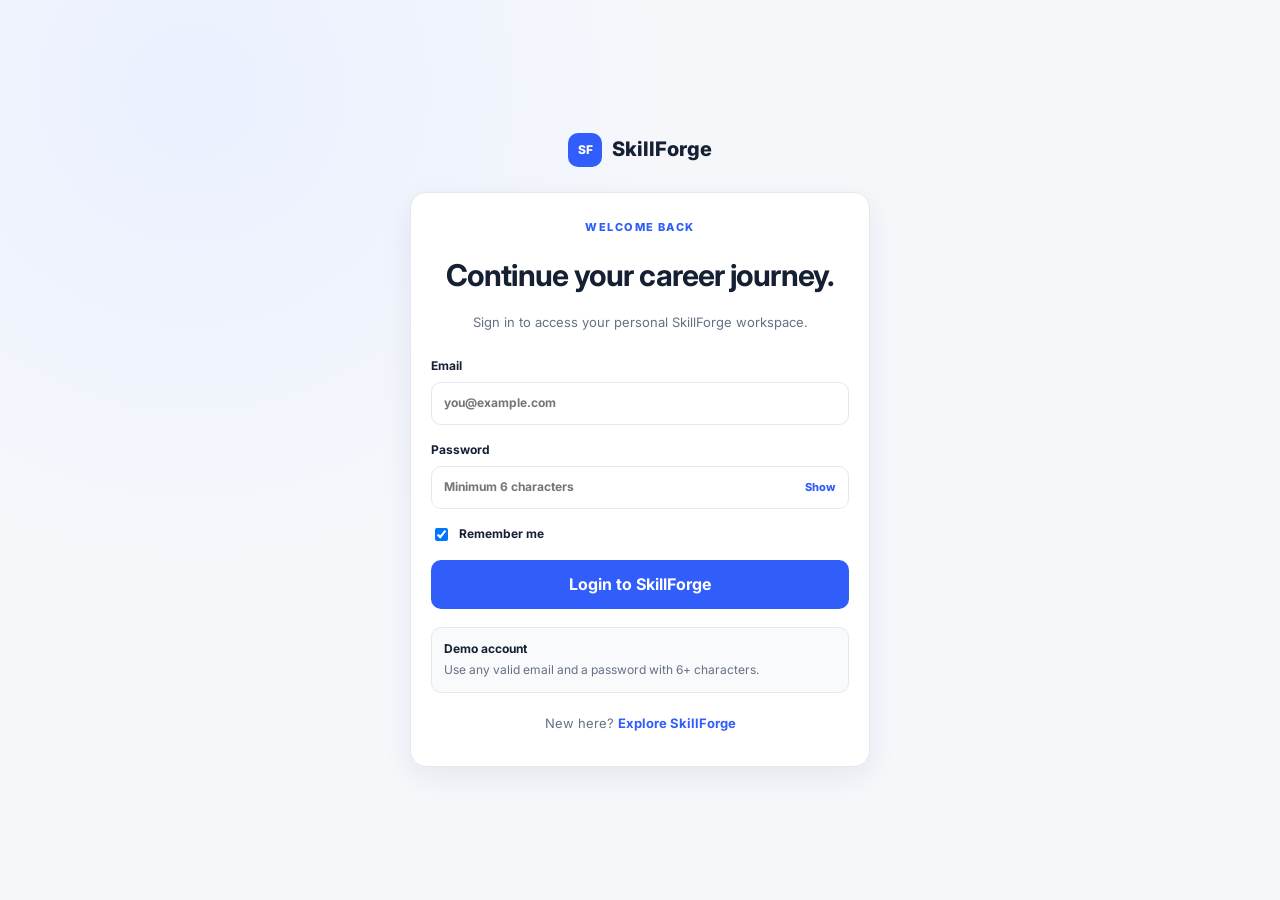
<file: roadmap.html>
<!DOCTYPE html>
<html lang="en"><head><meta charset="UTF-8"><meta name="viewport" content="width=device-width,initial-scale=1.0"><meta name="description" content="SkillForge Career Roadmap"><title>Career Roadmap | SkillForge</title><link rel="stylesheet" href="css/style.css"><link rel="stylesheet" href="css/components.css"><link rel="stylesheet" href="css/responsive.css"></head>
<body data-page="roadmap">
<div id="appShell" class="app-shell">
<aside id="sidebar" class="sidebar"></aside>
<div class="app-main"><header class="topbar"><button id="sidebarToggle" class="icon-btn" aria-label="Toggle sidebar">☰</button><div class="topbar-title"><span class="eyebrow">SKILLFORGE WORKSPACE</span><h1>Career Roadmap</h1></div><div class="topbar-actions"><button id="themeButton" class="icon-btn" title="Toggle theme">☾</button><button id="logoutButton" class="btn btn-secondary btn-sm">Logout</button></div></header>
<main class="content"><div class="page-intro"><div><h2>Career Roadmap</h2><p>Turn a career target into a measurable sequence of milestones.</p></div></div><div class="card roadmap-header"><div><span class="eyebrow">ACTIVE ROADMAP</span><h2 id="roadmapTitle">Frontend Developer Roadmap</h2><p id="roadmapDescription">A practical sequence from fundamentals to portfolio readiness.</p></div><div class="roadmap-progress"><span id="roadmapProgressText">0%</span><div class="progress progress-lg"><i id="roadmapProgressBar"></i></div></div></div><div id="roadmapList" class="roadmap-list"></div></main>
<footer class="app-footer">SkillForge • Local-first career development workspace</footer></div></div>
<div id="toastContainer" class="toast-container"></div>
<script src="js/app.js"></script><script src="js/roadmap.js"></script></body></html>
</file>
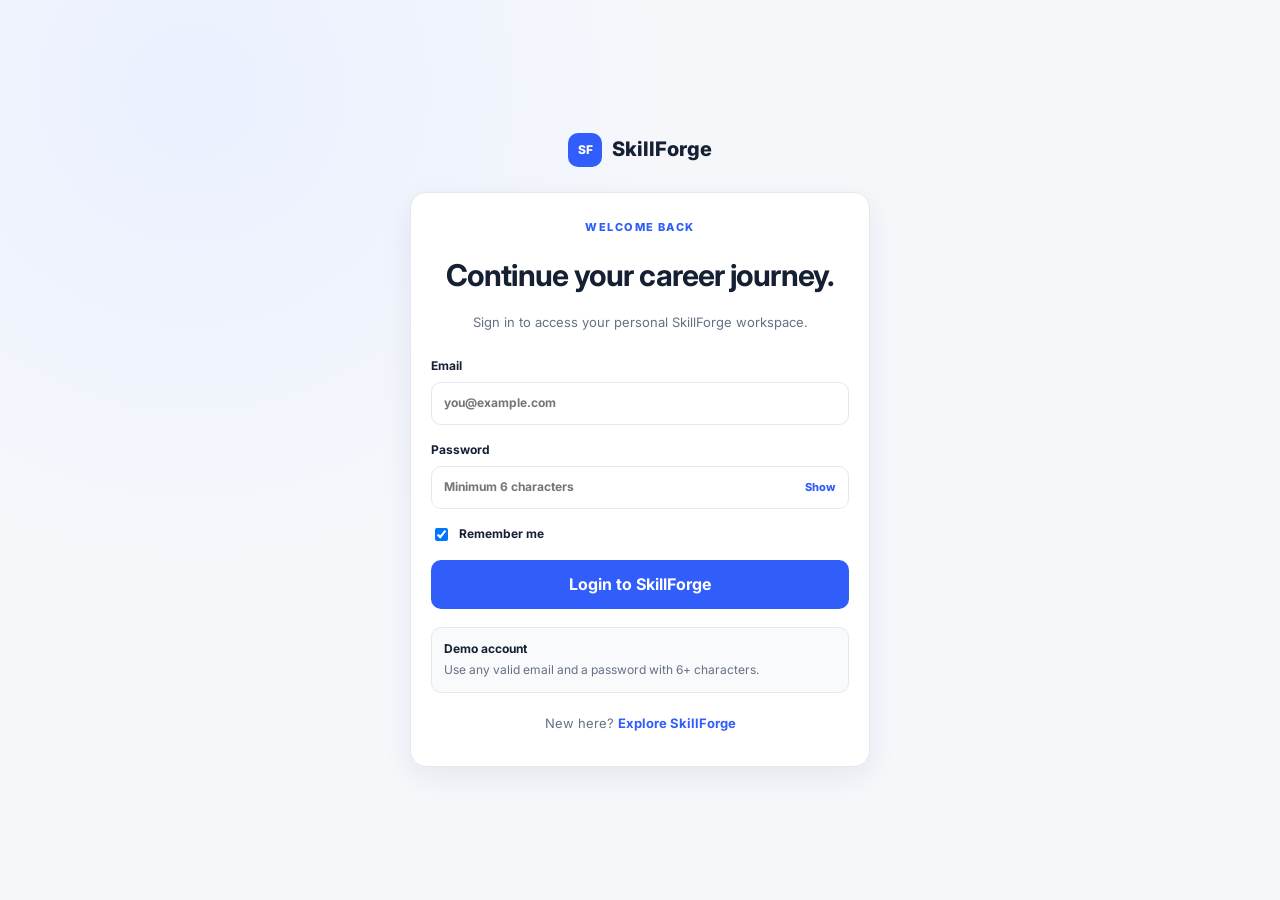
<file: settings.html>
<!DOCTYPE html>
<html lang="en"><head><meta charset="UTF-8"><meta name="viewport" content="width=device-width,initial-scale=1.0"><meta name="description" content="SkillForge Settings"><title>Settings | SkillForge</title><link rel="stylesheet" href="css/style.css"><link rel="stylesheet" href="css/components.css"><link rel="stylesheet" href="css/responsive.css"></head>
<body data-page="settings">
<div id="appShell" class="app-shell">
<aside id="sidebar" class="sidebar"></aside>
<div class="app-main"><header class="topbar"><button id="sidebarToggle" class="icon-btn" aria-label="Toggle sidebar">☰</button><div class="topbar-title"><span class="eyebrow">SKILLFORGE WORKSPACE</span><h1>Settings</h1></div><div class="topbar-actions"><button id="themeButton" class="icon-btn" title="Toggle theme">☾</button><button id="logoutButton" class="btn btn-secondary btn-sm">Logout</button></div></header>
<main class="content"><div class="page-intro"><div><h2>Settings</h2><p>Control your local SkillForge experience and data.</p></div></div><div class="settings-grid"><div class="card"><div class="card-heading"><div><h3>Appearance</h3><p>Choose how SkillForge looks.</p></div></div><div class="setting-row"><div><b>Dark mode</b><small>Use a darker interface for low-light sessions.</small></div><label class="switch"><input id="themeToggle" type="checkbox"><span></span></label></div></div><div class="card"><div class="card-heading"><div><h3>Notifications</h3><p>Local preferences for reminders.</p></div></div><div class="setting-row"><div><b>Learning reminders</b><small>Show gentle reminders inside the dashboard.</small></div><label class="switch"><input id="notificationToggle" type="checkbox" checked><span></span></label></div></div><div class="card"><div class="card-heading"><div><h3>Data</h3><p>Your data stays in LocalStorage.</p></div></div><div class="settings-actions"><button id="exportData" class="btn btn-secondary">Export JSON</button><button id="resetData" class="btn btn-danger">Reset All Data</button></div></div><div class="card"><div class="card-heading"><div><h3>Session</h3><p>End the current local session.</p></div></div><button id="settingsLogout" class="btn btn-secondary">Logout</button></div></div></main>
<footer class="app-footer">SkillForge • Local-first career development workspace</footer></div></div>
<div id="toastContainer" class="toast-container"></div>
<script src="js/app.js"></script></body></html>
</file>
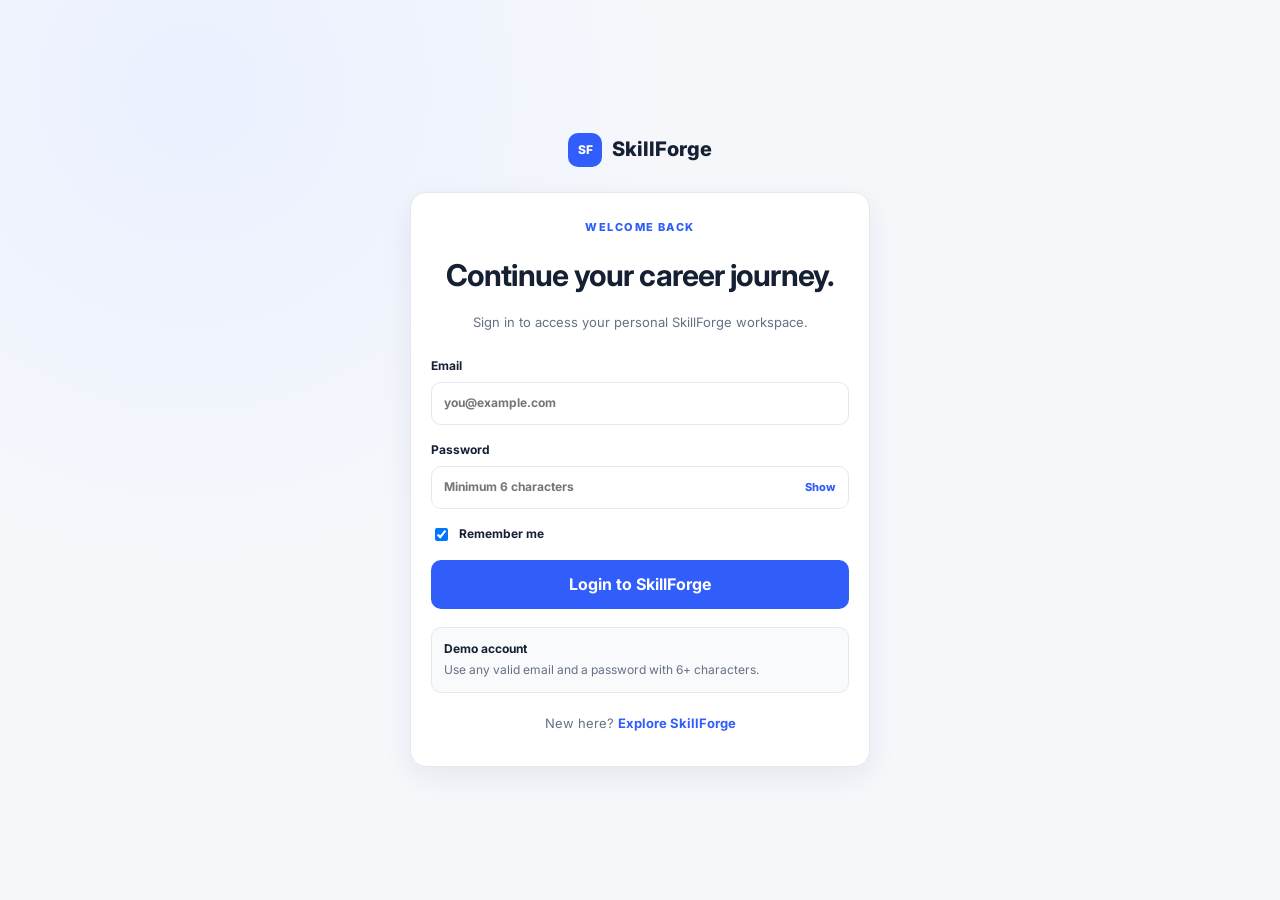
<file: skills.html>
<!DOCTYPE html>
<html lang="en"><head><meta charset="UTF-8"><meta name="viewport" content="width=device-width,initial-scale=1.0"><meta name="description" content="SkillForge My Skills"><title>My Skills | SkillForge</title><link rel="stylesheet" href="css/style.css"><link rel="stylesheet" href="css/components.css"><link rel="stylesheet" href="css/responsive.css"></head>
<body data-page="skills">
<div id="appShell" class="app-shell">
<aside id="sidebar" class="sidebar"></aside>
<div class="app-main"><header class="topbar"><button id="sidebarToggle" class="icon-btn" aria-label="Toggle sidebar">☰</button><div class="topbar-title"><span class="eyebrow">SKILLFORGE WORKSPACE</span><h1>My Skills</h1></div><div class="topbar-actions"><button id="themeButton" class="icon-btn" title="Toggle theme">☾</button><button id="logoutButton" class="btn btn-secondary btn-sm">Logout</button></div></header>
<main class="content"><div class="page-intro"><div><h2>My Skills</h2><p>Track the abilities that move your career forward.</p></div></div><div class="toolbar card"><div class="search-box"><span>⌕</span><input id="skillSearch" placeholder="Search skills..."></div><select id="skillCategoryFilter"><option value="">All categories</option><option>Programming</option><option>Web Development</option><option>Database</option><option>Tools</option><option>Soft Skills</option><option>Other</option></select><select id="skillSort"><option value="progress-desc">Progress: High → Low</option><option value="progress-asc">Progress: Low → High</option><option value="name">Name A → Z</option></select><button class="btn btn-primary" data-modal="skillModal">+ Add Skill</button></div><div id="skillsList" class="card-grid"></div>
<div id="skillModal" class="modal"><div class="modal-card"><button class="modal-close">×</button><h2 id="skillModalTitle">Add Skill</h2><form id="skillForm" class="form-grid"><input type="hidden" id="skillId"><label>Skill name<input id="skillName" required></label><label>Category<select id="skillCategory" required><option>Programming</option><option>Web Development</option><option>Database</option><option>Tools</option><option>Soft Skills</option><option>Other</option></select></label><label>Level<select id="skillLevel"><option>Beginner</option><option>Intermediate</option><option>Advanced</option><option>Expert</option></select></label><label>Progress %<input id="skillProgress" type="number" min="0" max="100" value="50" required></label><label>Last practiced<input id="skillPractice" type="date"></label><div class="form-actions"><button type="button" class="btn btn-secondary modal-cancel">Cancel</button><button class="btn btn-primary">Save Skill</button></div></form></div></div></main>
<footer class="app-footer">SkillForge • Local-first career development workspace</footer></div></div>
<div id="toastContainer" class="toast-container"></div>
<script src="js/app.js"></script><script src="js/skills.js"></script></body></html>
</file>
<file: css/style.css>
@import url('https://fonts.googleapis.com/css2?family=Inter:wght@400;500;600;700;800&display=swap');
:root{--bg:#f5f7fb;--surface:#fff;--surface-2:#f8fafc;--text:#162033;--muted:#667085;--border:#e4e8ef;--primary:#315efb;--primary-2:#2449d8;--success:#16a36a;--warning:#d98a16;--danger:#d83b50;--shadow:0 10px 30px rgba(20,35,70,.07);--radius:16px;--sidebar:260px}
*{box-sizing:border-box}html{scroll-behavior:smooth}body{margin:0;font-family:Inter,system-ui,sans-serif;background:var(--bg);color:var(--text);line-height:1.55}a{color:inherit;text-decoration:none}button,input,select,textarea{font:inherit}button{cursor:pointer}img{max-width:100%}.container{width:min(1160px,calc(100% - 40px));margin:auto}.brand{display:flex;align-items:center;gap:10px;font-weight:800;font-size:20px}.brand-mark{display:grid;place-items:center;width:34px;height:34px;border-radius:10px;background:var(--primary);color:#fff;font-size:12px;letter-spacing:-.5px}.text-accent{color:var(--primary)}.eyebrow{font-size:11px;font-weight:800;letter-spacing:.13em;color:var(--primary);text-transform:uppercase}.text-link{color:var(--primary);font-weight:700}.btn{border:1px solid transparent;border-radius:10px;padding:11px 16px;font-weight:700;display:inline-flex;align-items:center;justify-content:center;gap:8px;transition:.2s}.btn:hover{transform:translateY(-1px)}.btn-primary{background:var(--primary);color:#fff}.btn-primary:hover{background:var(--primary-2)}.btn-secondary{background:var(--surface);border-color:var(--border);color:var(--text)}.btn-danger{background:#fff1f3;border-color:#ffd2d8;color:var(--danger)}.btn-sm{padding:8px 12px;font-size:13px}.btn-block{width:100%}.icon-btn{width:38px;height:38px;border:1px solid var(--border);background:var(--surface);color:var(--text);border-radius:10px;display:grid;place-items:center}.card{background:var(--surface);border:1px solid var(--border);border-radius:var(--radius);box-shadow:var(--shadow)}.landing-nav{height:74px;display:flex;align-items:center;justify-content:space-between}.landing-links{display:flex;align-items:center;gap:24px;font-size:14px}.landing-links a:not(.btn):hover{color:var(--primary)}.mobile-nav-toggle{display:none}.hero{min-height:650px;display:grid;grid-template-columns:1.1fr .9fr;align-items:center;gap:70px;padding:60px 0}.hero h1{font-size:clamp(42px,6vw,68px);line-height:1.03;letter-spacing:-.055em;margin:18px 0}.hero-copy>p{font-size:18px;color:var(--muted);max-width:650px}.hero-actions{display:flex;gap:12px;margin:28px 0}.mini-stats{display:flex;gap:34px;margin-top:36px}.mini-stats div{display:flex;flex-direction:column}.mini-stats strong{font-size:22px}.mini-stats span{font-size:12px;color:var(--muted)}.hero-preview{padding:22px;transform:rotate(1deg)}.preview-top,.preview-goal,.preview-bars>div{display:flex;align-items:center;justify-content:space-between}.preview-top{font-size:13px;font-weight:700;padding-bottom:20px;border-bottom:1px solid var(--border)}.status-dot{color:var(--success);font-size:11px}.preview-goal{padding:24px 0}.preview-goal div:first-child{display:flex;flex-direction:column;gap:5px}.preview-goal span,.preview-bars span{font-size:12px;color:var(--muted)}.preview-goal strong{font-size:18px}.ring{border-radius:50%;background:conic-gradient(var(--primary) var(--value),#e9edf4 0);display:grid;place-items:center;position:relative}.ring:before{content:"";position:absolute;background:var(--surface);border-radius:50%;inset:7px}.ring span{position:relative;font-size:12px;font-weight:800}.ring-lg{width:72px;height:72px}.preview-bars{display:grid;gap:15px}.preview-bars>div{gap:10px}.preview-bars>div span{width:90px}.preview-bars b{font-size:11px}.progress{height:8px;border-radius:99px;background:#e9edf4;overflow:hidden;flex:1}.progress i{display:block;height:100%;background:var(--primary);border-radius:inherit}.preview-grid{display:grid;grid-template-columns:repeat(4,1fr);gap:8px;margin-top:24px}.preview-grid div{background:var(--surface-2);padding:12px 8px;border-radius:10px;text-align:center}.preview-grid b,.preview-grid span{display:block}.preview-grid b{font-size:18px}.preview-grid span{font-size:10px;color:var(--muted)}.section{padding:90px 0}.section-soft{background:var(--surface-2)}.section-heading{text-align:center;max-width:650px;margin:0 auto 40px}.section-heading h2{font-size:38px;letter-spacing:-.035em;margin:10px 0}.section-heading p{color:var(--muted)}.feature-grid{display:grid;grid-template-columns:repeat(3,1fr);gap:18px}.feature-card{background:var(--surface);border:1px solid var(--border);border-radius:16px;padding:26px;transition:.2s}.feature-card:hover{transform:translateY(-4px);box-shadow:var(--shadow)}.feature-icon{font-size:24px}.feature-card h3{margin:16px 0 7px}.feature-card p{color:var(--muted);font-size:14px;margin:0}.split-section{display:grid;grid-template-columns:1fr 1fr;gap:70px;align-items:center}.split-section h2{font-size:40px;letter-spacing:-.04em}.split-section p{color:var(--muted);max-width:500px}.roadmap-preview{padding:24px;position:relative}.roadmap-line{position:absolute;left:47px;top:45px;bottom:45px;width:2px;background:var(--border)}.road-step{display:grid;grid-template-columns:46px 1fr 25px;gap:12px;align-items:center;padding:14px 0;position:relative}.road-step>span{width:38px;height:38px;border-radius:50%;display:grid;place-items:center;background:var(--surface);border:2px solid var(--border);font-size:10px;font-weight:800;z-index:1}.road-step.done>span{background:var(--success);color:#fff;border-color:var(--success)}.road-step.active>span{background:var(--primary);color:#fff;border-color:var(--primary)}.road-step small{display:block;color:var(--muted);font-size:11px}.stats-banner{display:grid;grid-template-columns:repeat(4,1fr);padding:25px}.stats-banner div{text-align:center;border-right:1px solid var(--border)}.stats-banner div:last-child{border:0}.stats-banner strong,.stats-banner span{display:block}.stats-banner strong{font-size:28px}.stats-banner span{font-size:12px;color:var(--muted)}.testimonial-grid{display:grid;grid-template-columns:repeat(3,1fr);gap:18px}.testimonial-grid blockquote{margin:0;background:var(--surface);border:1px solid var(--border);border-radius:16px;padding:25px;color:#364152}.testimonial-grid cite{display:block;margin-top:18px;color:var(--muted);font-size:12px;font-style:normal}.footer{border-top:1px solid var(--border);background:var(--surface);padding:25px 0}.footer-inner{display:flex;justify-content:space-between;gap:20px;align-items:center;color:var(--muted);font-size:12px}.footer .brand{color:var(--text)}
.auth-page{min-height:100vh;display:grid;place-items:center;background:radial-gradient(circle at 15% 10%,#eaf0ff,transparent 35%),var(--bg)}.auth-shell{width:min(460px,calc(100% - 32px))}.auth-brand{justify-content:center;margin-bottom:25px}.auth-card{padding:34px}.auth-header{text-align:center;margin-bottom:24px}.auth-header h1{font-size:30px;line-height:1.15;letter-spacing:-.03em}.auth-header p,.auth-foot{color:var(--muted);font-size:13px}.form-stack{display:grid;gap:16px}.form-stack label,.form-grid label{font-size:12px;font-weight:700;display:grid;gap:7px}.form-stack input,.form-grid input,.form-grid select,.form-grid textarea,.toolbar input,.toolbar select{width:100%;border:1px solid var(--border);border-radius:10px;background:var(--surface);color:var(--text);padding:11px 12px;outline:0}.form-stack input:focus,.form-grid input:focus,.form-grid select:focus,.form-grid textarea:focus,.toolbar input:focus,.toolbar select:focus{border-color:var(--primary);box-shadow:0 0 0 3px rgba(49,94,251,.1)}.password-wrap{position:relative}.password-wrap input{padding-right:58px}.password-toggle{position:absolute;right:8px;top:50%;transform:translateY(-50%);border:0;background:transparent;color:var(--primary);font-size:11px;font-weight:800}.check-row{display:flex!important;align-items:center;grid-template-columns:auto 1fr!important;gap:8px!important}.check-row input{width:auto}.demo-box{background:var(--surface-2);border:1px solid var(--border);border-radius:10px;padding:12px;margin-top:18px;font-size:12px}.demo-box span{display:block;color:var(--muted);margin-top:3px}.auth-foot{text-align:center;margin-top:20px}.auth-foot a{color:var(--primary);font-weight:700}
.app-shell{min-height:100vh}.sidebar{position:fixed;inset:0 auto 0 0;width:var(--sidebar);background:#111827;color:#d7dce7;padding:20px 14px;z-index:20;overflow-y:auto}.sidebar .brand{color:#fff;padding:8px 10px;margin-bottom:20px}.sidebar .brand-mark{background:#315efb}.nav-section{margin:22px 8px 8px;color:#778197;font-size:10px;font-weight:800;letter-spacing:.12em}.side-nav a{display:flex;align-items:center;gap:11px;padding:10px 11px;border-radius:9px;color:#aeb7c7;font-size:13px;margin:3px 0}.side-nav a:hover,.side-nav a.active{background:#202b3f;color:#fff}.nav-icon{width:20px;text-align:center}.app-main{margin-left:var(--sidebar);min-height:100vh}.topbar{height:78px;background:var(--surface);border-bottom:1px solid var(--border);display:flex;align-items:center;gap:18px;padding:0 28px;position:sticky;top:0;z-index:10}.topbar-title{flex:1}.topbar-title .eyebrow{font-size:9px}.topbar-title h1{font-size:16px;margin:2px 0}.topbar-actions{display:flex;gap:8px}.content{width:min(1240px,calc(100% - 56px));margin:auto;padding:30px 0 50px}.page-intro{margin-bottom:24px}.page-intro h2{font-size:28px;margin:0 0 4px;letter-spacing:-.03em}.page-intro p{margin:0;color:var(--muted);font-size:13px}.page-grid{display:grid;gap:18px}.welcome-card{padding:24px;display:flex;justify-content:space-between;align-items:center}.welcome-card h2{margin:4px 0}.welcome-card p{color:var(--muted);font-size:13px;margin:0}.stats-grid{display:grid;grid-template-columns:repeat(4,1fr);gap:14px}.stat-card{padding:20px}.stat-card span{display:block;color:var(--muted);font-size:11px}.stat-card strong{display:block;font-size:27px;margin:5px 0}.stat-card small{color:var(--success);font-size:11px}.chart-card,.card{padding:20px}.card-heading{display:flex;align-items:center;justify-content:space-between;gap:15px;margin-bottom:18px}.card-heading h3{margin:0;font-size:15px}.card-heading p{margin:3px 0 0;color:var(--muted);font-size:11px}.two-col{display:grid;grid-template-columns:1fr 1fr;gap:18px}.skill-bars{display:grid;gap:17px}.skill-bar-row{display:grid;grid-template-columns:120px 1fr 42px;gap:14px;align-items:center;font-size:12px}.skill-bar-row .progress{height:9px}.skill-bar-row b{text-align:right}.goal-highlight{padding:17px;background:var(--surface-2);border-radius:12px}.goal-highlight strong{display:block;font-size:17px}.goal-highlight p{margin:3px 0 12px;color:var(--muted);font-size:12px}.goal-progress{display:flex;align-items:center;gap:10px}.goal-progress span{font-size:11px;font-weight:800}.activity-list{display:grid;gap:2px}.activity-item{display:flex;align-items:center;gap:12px;padding:12px 0;border-bottom:1px solid var(--border)}.activity-item:last-child{border:0}.activity-icon{width:34px;height:34px;display:grid;place-items:center;background:var(--surface-2);border-radius:10px}.activity-item div{flex:1}.activity-item b{display:block;font-size:12px}.activity-item small{color:var(--muted);font-size:10px}.toolbar{display:flex;gap:10px;align-items:center;margin-bottom:18px;padding:12px}.search-box{flex:1;display:flex;align-items:center;gap:8px}.search-box input{border:0!important;box-shadow:none!important;padding-left:2px}.toolbar select{width:auto;min-width:140px}.card-grid{display:grid;grid-template-columns:repeat(3,1fr);gap:16px}.item-card{padding:19px;display:flex;flex-direction:column;gap:12px;min-width:0}.item-card h3{margin:0;font-size:16px}.item-card p{margin:0;color:var(--muted);font-size:12px}.item-top{display:flex;justify-content:space-between;gap:12px}.badge{display:inline-flex;align-items:center;width:max-content;border-radius:99px;padding:4px 8px;font-size:10px;font-weight:800;background:#eef2ff;color:#3553bd}.badge.success{background:#e9f8f1;color:#08764b}.badge.warning{background:#fff6e7;color:#a86400}.badge.danger{background:#fff0f2;color:#b52a3c}.tags{display:flex;flex-wrap:wrap;gap:6px}.tag{font-size:10px;padding:4px 7px;background:var(--surface-2);border:1px solid var(--border);border-radius:6px}.item-actions{display:flex;gap:7px;margin-top:auto;padding-top:5px}.item-actions .btn{padding:7px 10px;font-size:11px}.empty-state{grid-column:1/-1;text-align:center;padding:55px 20px;border:1px dashed var(--border);border-radius:14px;color:var(--muted)}.empty-state strong{display:block;color:var(--text);margin-bottom:5px}.modal{display:none;position:fixed;inset:0;background:rgba(8,15,30,.55);z-index:50;place-items:center;padding:20px}.modal.open{display:grid}.modal-card{width:min(650px,100%);max-height:90vh;overflow:auto;background:var(--surface);border-radius:18px;padding:25px;position:relative;box-shadow:0 25px 80px rgba(0,0,0,.25)}.modal-close{position:absolute;right:18px;top:14px;border:0;background:transparent;font-size:25px;color:var(--muted)}.modal-card h2{margin:0 0 20px}.form-grid{display:grid;grid-template-columns:1fr 1fr;gap:15px}.form-grid .full,.form-actions{grid-column:1/-1}.form-actions{display:flex;justify-content:flex-end;gap:8px;padding-top:5px}.roadmap-header{display:flex;justify-content:space-between;align-items:center;gap:30px;margin-bottom:18px}.roadmap-header h2{margin:4px 0}.roadmap-header p{color:var(--muted);font-size:12px}.roadmap-progress{min-width:230px}.roadmap-progress>span{display:block;text-align:right;font-size:26px;font-weight:800}.progress-lg{height:10px}.roadmap-list{display:grid;gap:12px}.roadmap-step{display:grid;grid-template-columns:48px 1fr auto;gap:15px;align-items:center;padding:18px 20px}.step-number{width:42px;height:42px;border-radius:12px;display:grid;place-items:center;background:var(--surface-2);font-weight:800;color:var(--muted)}.roadmap-step.completed .step-number{background:var(--success);color:#fff}.roadmap-step h3{margin:0;font-size:14px}.roadmap-step p{margin:3px 0;color:var(--muted);font-size:11px}.roadmap-step .step-resources{font-size:11px;color:var(--primary)}.profile-layout{display:grid;grid-template-columns:280px 1fr;gap:18px}.profile-card{text-align:center;padding:30px}.avatar-xl{width:100px;height:100px;border-radius:50%;margin:0 auto 15px;display:grid;place-items:center;background:#e9edff;color:var(--primary);font-size:28px;font-weight:800}.profile-card h2{margin:0}.profile-card p{color:var(--muted);font-size:12px}.profile-links{display:grid;gap:8px;margin-top:20px}.profile-links span{font-size:11px;background:var(--surface-2);padding:8px;border-radius:8px}.settings-grid{display:grid;grid-template-columns:1fr 1fr;gap:18px}.settings-grid .card:last-child{grid-column:1/-1}.setting-row{display:flex;justify-content:space-between;align-items:center;gap:20px;padding:13px 0}.setting-row small{display:block;color:var(--muted);font-size:11px;margin-top:3px}.switch{position:relative;width:45px;height:25px;display:block}.switch input{display:none}.switch span{position:absolute;inset:0;background:#dfe4ed;border-radius:99px}.switch span:after{content:"";position:absolute;width:19px;height:19px;top:3px;left:3px;background:#fff;border-radius:50%;transition:.2s}.switch input:checked+span{background:var(--primary)}.switch input:checked+span:after{transform:translateX(20px)}.settings-actions{display:flex;gap:10px}.analytics-grid{display:grid;grid-template-columns:1fr 1fr;gap:18px;margin-bottom:18px}.bar-chart{display:grid;gap:14px}.analytics-bar{display:grid;grid-template-columns:110px 1fr 45px;gap:10px;align-items:center;font-size:11px}.donut-grid{display:grid;grid-template-columns:repeat(3,1fr);gap:12px}.donut-stat{padding:15px;text-align:center;background:var(--surface-2);border-radius:12px}.donut{width:82px;height:82px;margin:0 auto 10px;border-radius:50%;display:grid;place-items:center;background:conic-gradient(var(--primary) var(--value),#e8edf5 0);position:relative}.donut:before{content:"";position:absolute;inset:9px;border-radius:50%;background:var(--surface-2)}.donut span{position:relative;font-size:13px;font-weight:800}.donut-stat b{font-size:11px}.activity-chart{height:180px;display:flex;align-items:flex-end;gap:10px;padding:10px 4px;border-bottom:1px solid var(--border)}.activity-col{flex:1;height:100%;display:flex;flex-direction:column;justify-content:flex-end;align-items:center;gap:5px}.activity-col i{width:100%;max-width:28px;background:var(--primary);border-radius:6px 6px 2px 2px;min-height:3px}.activity-col span{font-size:8px;color:var(--muted)}.toast-container{position:fixed;right:20px;bottom:20px;z-index:100;display:grid;gap:9px}.toast{background:#172033;color:#fff;padding:12px 15px;border-radius:10px;box-shadow:var(--shadow);font-size:12px;animation:toastIn .25s ease}.toast.success{border-left:3px solid var(--success)}.toast.error{border-left:3px solid var(--danger)}@keyframes toastIn{from{transform:translateY(10px);opacity:0}to{transform:none;opacity:1}}
body.dark{--bg:#0c1220;--surface:#111827;--surface-2:#172033;--text:#edf2fb;--muted:#98a4b8;--border:#263246;--shadow:0 10px 30px rgba(0,0,0,.2)}body.dark .sidebar{background:#090e18}body.dark .btn-secondary{background:var(--surface)}body.dark .demo-box{background:var(--surface-2)}body.dark .hero-preview{background:var(--surface)}body.dark .road-step>span{background:var(--surface)}
</file>
<file: css/components.css>
.landing .brand-mark{box-shadow:0 5px 14px rgba(49,94,251,.25)}
.item-card:hover{transform:translateY(-2px);transition:.2s}
.item-card .meta{display:flex;gap:8px;flex-wrap:wrap;color:var(--muted);font-size:10px}
.progress-label{display:flex;justify-content:space-between;font-size:10px;color:var(--muted);margin-bottom:5px}
.progress-label b{color:var(--text)}
.resource-url{overflow:hidden;text-overflow:ellipsis;white-space:nowrap;color:var(--primary);font-size:11px}
.bookmark{border:0;background:transparent;font-size:18px;color:#a5adbb}
.bookmark.active{color:#e39a1d}
.streak-box{display:flex;align-items:center;gap:15px}.streak-number{font-size:32px;font-weight:800}
</file>
<file: css/responsive.css>
@media(max-width:1050px){.feature-grid{grid-template-columns:repeat(2,1fr)}.card-grid{grid-template-columns:repeat(2,1fr)}.hero{gap:35px}.stats-grid{grid-template-columns:repeat(2,1fr)}.analytics-grid{grid-template-columns:1fr}.settings-grid{grid-template-columns:1fr}.settings-grid .card:last-child{grid-column:auto}}
@media(max-width:800px){:root{--sidebar:0px}.sidebar{transform:translateX(-100%);width:270px;transition:.25s}.sidebar.open{transform:none}.app-main{margin-left:0}.topbar{padding:0 16px}.content{width:min(100% - 28px,1240px);padding-top:20px}.hero{grid-template-columns:1fr;padding:45px 0}.hero-preview{transform:none}.landing-links{display:none}.mobile-nav-toggle{display:grid}.feature-grid,.testimonial-grid,.split-section,.profile-layout{grid-template-columns:1fr}.section{padding:60px 0}.stats-banner{grid-template-columns:repeat(2,1fr);gap:15px}.stats-banner div:nth-child(2){border:0}.footer-inner{flex-direction:column;text-align:center}.roadmap-header{flex-direction:column;align-items:stretch}.roadmap-progress{min-width:0}.two-col{grid-template-columns:1fr}.toolbar{flex-wrap:wrap}.toolbar .search-box{min-width:100%}.toolbar select{flex:1}.card-grid{grid-template-columns:1fr}.form-grid{grid-template-columns:1fr}.form-grid .full,.form-actions{grid-column:auto}.analytics-grid{grid-template-columns:1fr}}
@media(max-width:520px){.container{width:calc(100% - 28px)}.hero h1{font-size:42px}.hero-copy>p{font-size:15px}.hero-actions{flex-direction:column}.mini-stats{gap:16px;justify-content:space-between}.preview-grid{grid-template-columns:repeat(2,1fr)}.auth-card{padding:24px 18px}.stats-grid{grid-template-columns:1fr 1fr}.welcome-card{align-items:flex-start;flex-direction:column;gap:15px}.topbar-title h1{font-size:14px}.topbar-actions .btn{display:none}.skill-bar-row{grid-template-columns:85px 1fr 35px}.donut-grid{grid-template-columns:1fr}.landing-nav{height:64px}}
</file>
